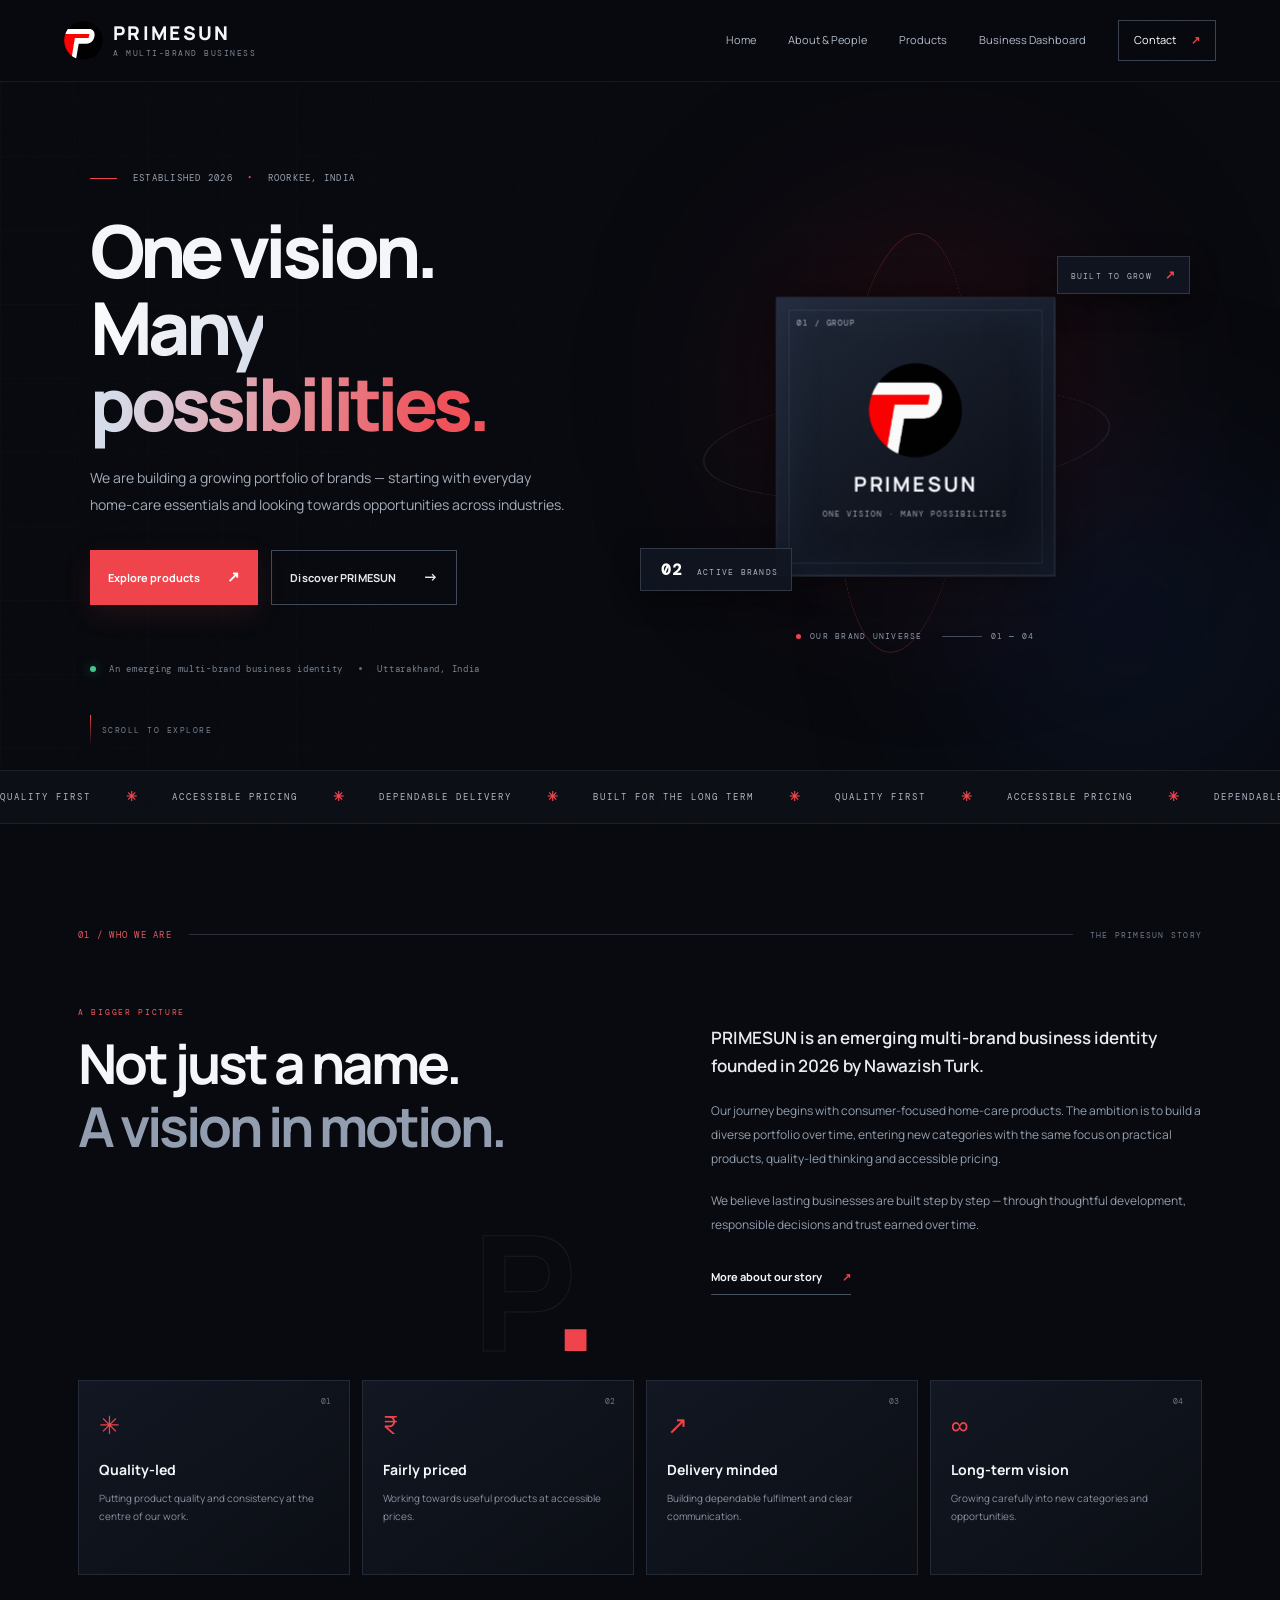
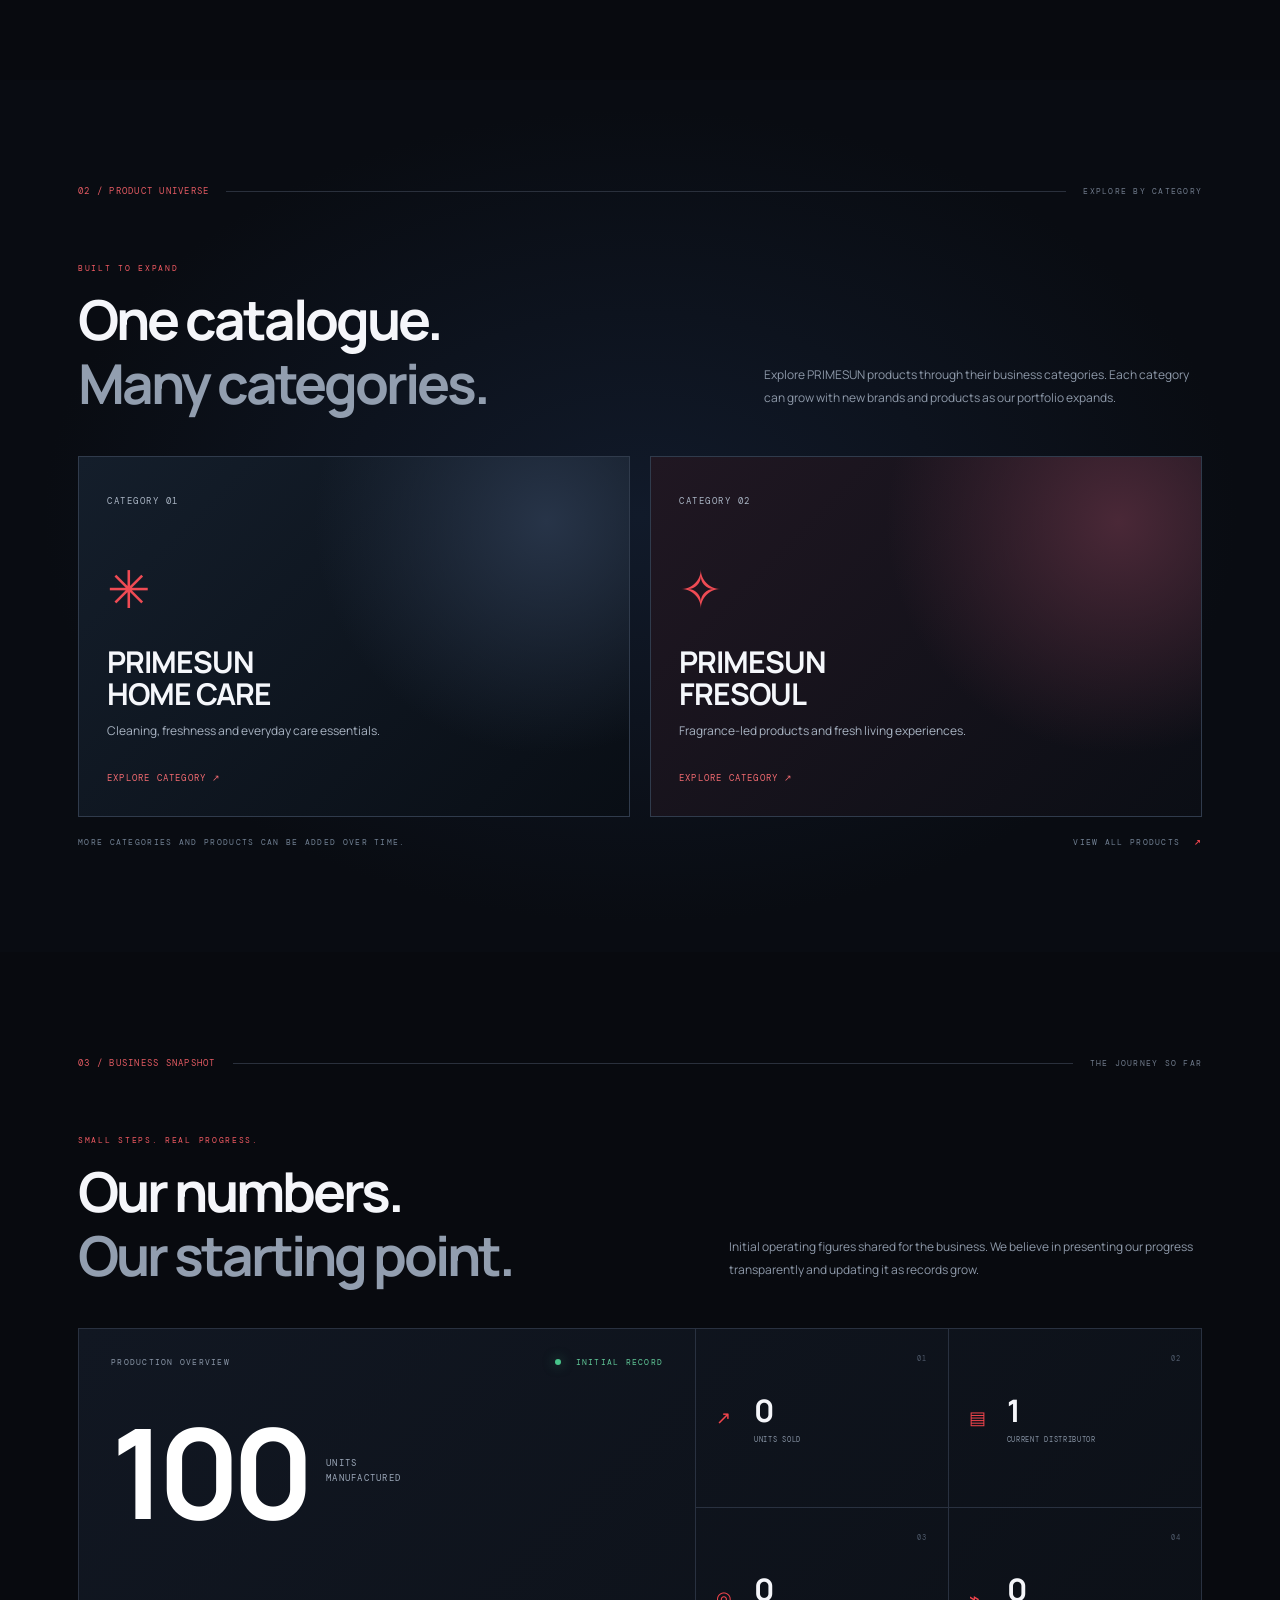
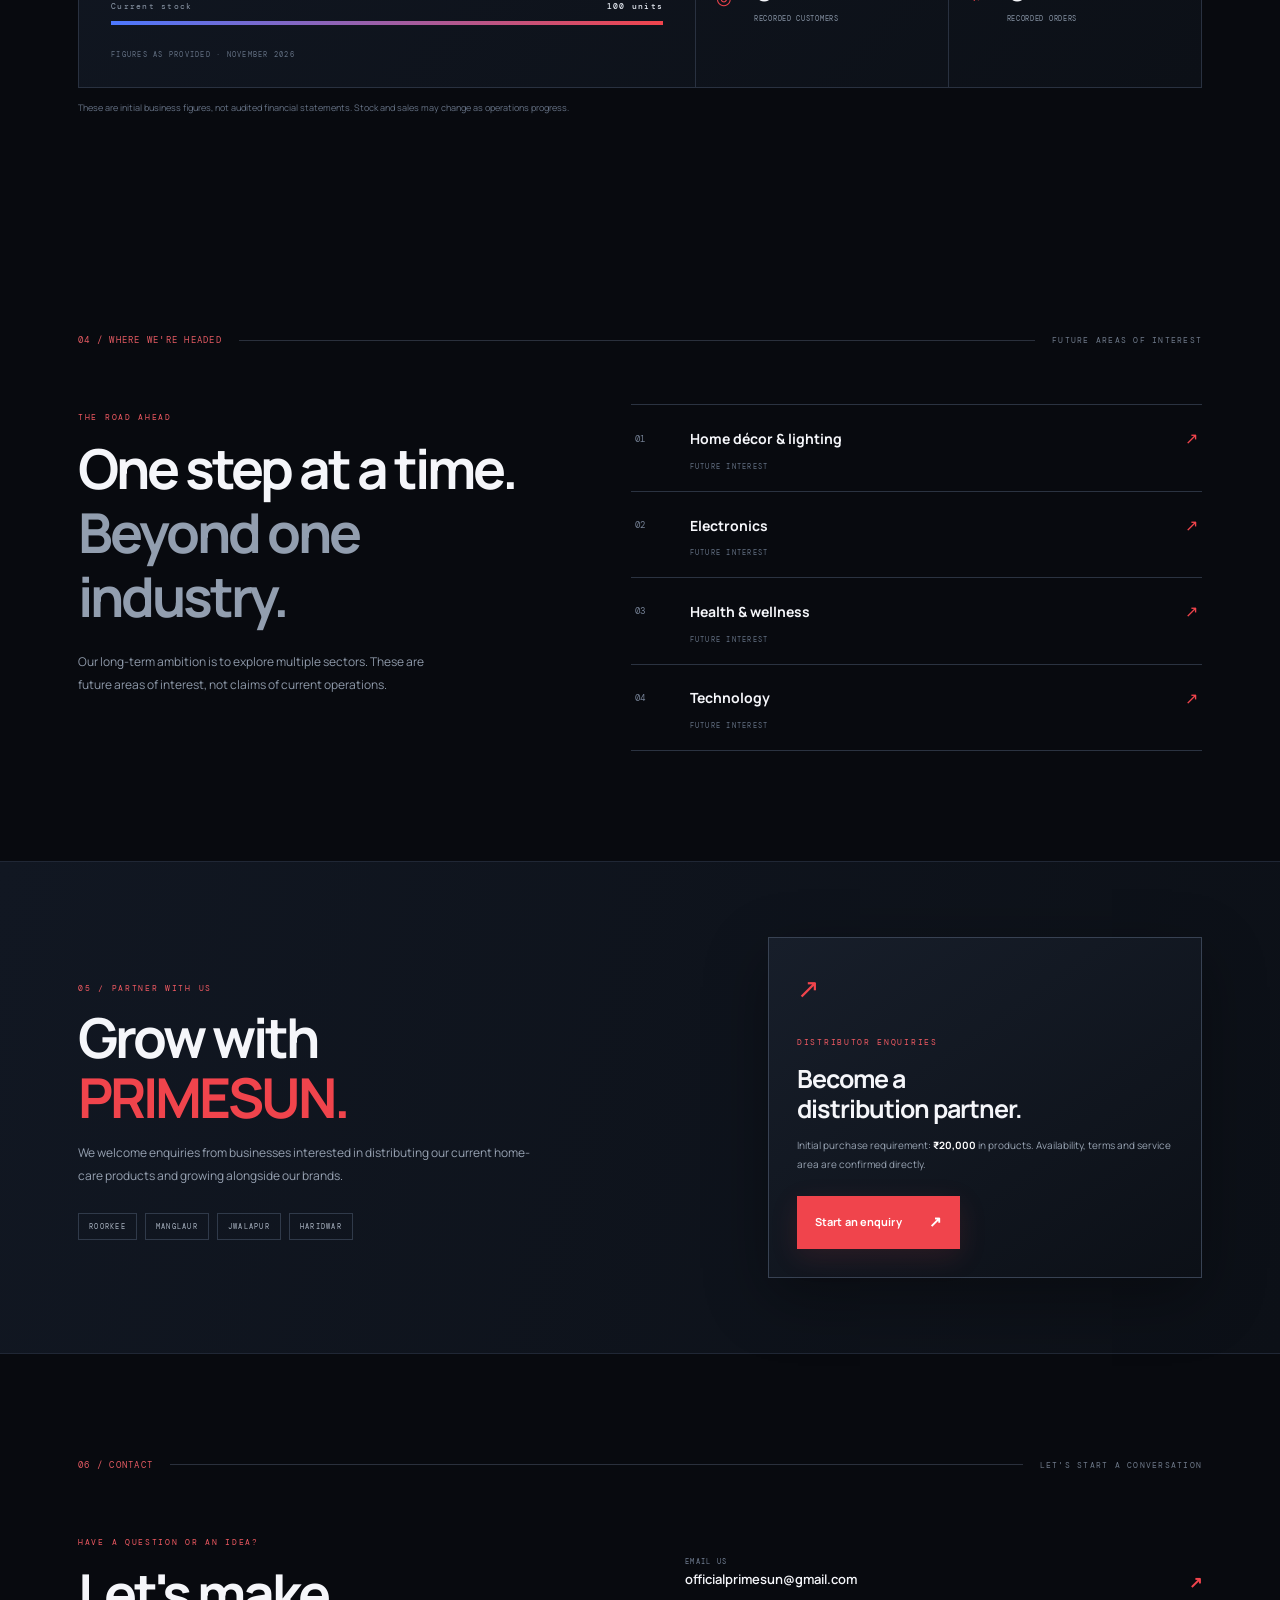
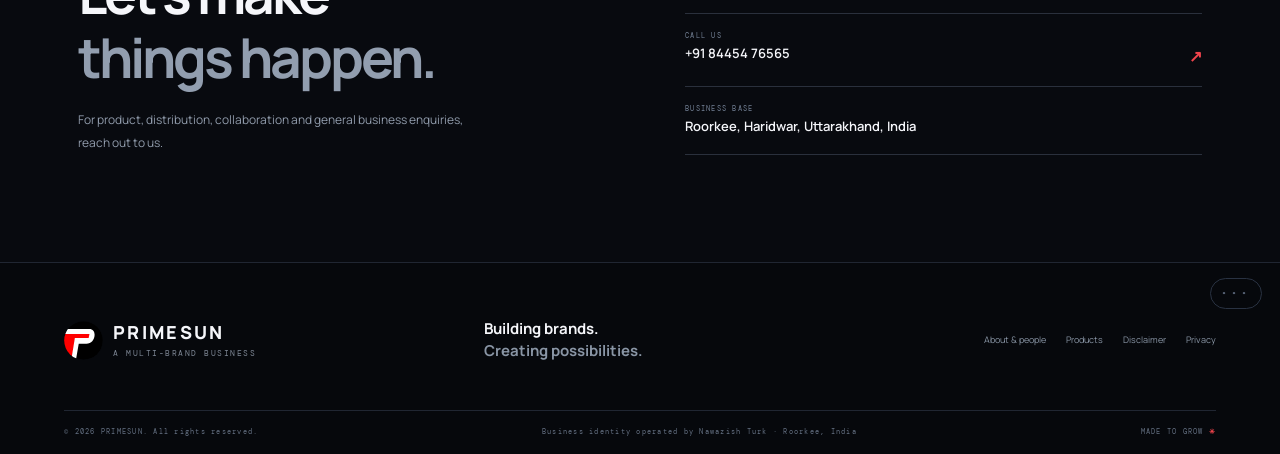
<file: index.html>
<!doctype html>
<html lang="en">
<head>
<meta charset="utf-8"><meta name="viewport" content="width=device-width,initial-scale=1">
<meta name="theme-color" content="#080a0f">
<title>PRIMESUN — A Multi-Brand Business</title>
<meta name="description" content="PRIMESUN is an emerging multi-brand business identity from Roorkee, Uttarakhand, building consumer brands with a focus on quality, accessible pricing and dependable delivery.">
<meta name="robots" content="index,follow">
<meta property="og:type" content="website"><meta property="og:title" content="PRIMESUN — A Multi-Brand Business"><meta property="og:description" content="Building brands. Creating possibilities.">
<link rel="icon" href="assets/logo.svg" type="image/svg+xml"><link rel="stylesheet" href="styles.css">
</head>
<body>
<div class="page-noise" aria-hidden="true"></div>
<header class="header">
  <a class="wordmark" href="index.html" aria-label="PRIMESUN home"><img src="assets/logo.svg" alt=""><span class="wordmark-text">PRIMESUN<small>A MULTI-BRAND BUSINESS</small></span></a>
  <button class="menu-button" aria-label="Toggle navigation" aria-expanded="false"><span></span><span></span></button>
  <nav class="nav"><a href="index.html">Home</a><a href="about.html">About & People</a><a href="products.html">Products</a><a href="index.html#journey">Business Dashboard</a><a href="index.html#contact" class="nav-contact">Contact <b>↗</b></a></nav>
</header>

<main>
<section class="hero">
 <div class="hero-grid"></div><div class="hero-glow hero-glow-red"></div><div class="hero-glow hero-glow-blue"></div>
 <div class="hero-content reveal">
  <div class="eyebrow"><span class="eyebrow-line"></span> ESTABLISHED 2026 <span class="eyebrow-dot">•</span> ROORKEE, INDIA</div>
  <h1>One vision.<br><span class="gradient-word">Many possibilities.</span></h1>
  <p class="hero-description">We are building a growing portfolio of brands — starting with everyday home-care essentials and looking towards opportunities across industries.</p>
  <div class="hero-buttons"><a class="btn btn-red" href="products.html">Explore products <span>↗</span></a><a class="btn btn-outline" href="about.html">Discover PRIMESUN <span>→</span></a></div>
  <div class="hero-bottom-note"><span class="live-dot"></span> An emerging multi-brand business identity <i></i> Uttarakhand, India</div>
 </div>
 <div class="cube-stage" aria-label="Rotating showcase of PRIMESUN and its business categories">
  <div class="cube-orbit orbit-one"></div><div class="cube-orbit orbit-two"></div>
  <div class="cube">
   <div class="cube-face face-front"><span class="cube-index">01 / GROUP</span><img src="assets/primesun-mark.png" alt=""><strong>PRIMESUN</strong><small>ONE VISION · MANY POSSIBILITIES</small></div>
   <div class="cube-face face-right"><span class="cube-index">02 / CATEGORY</span><div class="cube-next-icon">✳</div><strong>HOME CARE</strong><small>EVERYDAY ESSENTIALS</small></div>
   <div class="cube-face face-back"><span class="cube-index">03 / CATEGORY</span><div class="cube-next-icon">✧</div><strong>FRESOUL</strong><small>FRESHNESS & FRAGRANCE</small></div>
   <div class="cube-face face-left"><span class="cube-index">04 / NEXT</span><div class="cube-next-icon">✳</div><strong>WHAT'S NEXT?</strong><small>NEW IDEAS · NEW CATEGORIES</small></div>
  </div>
  <div class="cube-caption"><span class="cube-caption-dot"></span> OUR BRAND UNIVERSE <span class="caption-rule"></span><span>01 — 04</span></div>
  <div class="floating-label label-a">BUILT TO GROW <b>↗</b></div><div class="floating-label label-b"><b>02</b> ACTIVE BRANDS</div>
 </div>
 <a class="scroll-cue" href="#about"><span></span> SCROLL TO EXPLORE</a>
</section>

<section class="ticker" aria-label="Our philosophy"><div class="ticker-track"><span>QUALITY FIRST</span><b>✳</b><span>ACCESSIBLE PRICING</span><b>✳</b><span>DEPENDABLE DELIVERY</span><b>✳</b><span>BUILT FOR THE LONG TERM</span><b>✳</b><span>QUALITY FIRST</span><b>✳</b><span>ACCESSIBLE PRICING</span><b>✳</b><span>DEPENDABLE DELIVERY</span><b>✳</b></div></section>

<section class="section about-section" id="about">
 <div class="section-top"><span class="section-index">01 / WHO WE ARE</span><span class="section-line"></span><span class="section-aside">THE PRIMESUN STORY</span></div>
 <div class="about-layout">
  <div class="about-title reveal"><p class="micro-label">A BIGGER PICTURE</p><h2>Not just a name.<br><span>A vision in motion.</span></h2><div class="outline-number">P<span>.</span></div></div>
  <div class="about-copy reveal"><p class="lead">PRIMESUN is an emerging multi-brand business identity founded in 2026 by Nawazish Turk.</p><p>Our journey begins with consumer-focused home-care products. The ambition is to build a diverse portfolio over time, entering new categories with the same focus on practical products, quality-led thinking and accessible pricing.</p><p>We believe lasting businesses are built step by step — through thoughtful development, responsible decisions and trust earned over time.</p><a class="under-link" href="about.html">More about our story <span>↗</span></a></div>
 </div>
 <div class="values-row">
  <article class="value-card"><span>01</span><div class="value-icon">✳</div><h3>Quality-led</h3><p>Putting product quality and consistency at the centre of our work.</p></article>
  <article class="value-card"><span>02</span><div class="value-icon">₹</div><h3>Fairly priced</h3><p>Working towards useful products at accessible prices.</p></article>
  <article class="value-card"><span>03</span><div class="value-icon">↗</div><h3>Delivery minded</h3><p>Building dependable fulfilment and clear communication.</p></article>
  <article class="value-card"><span>04</span><div class="value-icon">∞</div><h3>Long-term vision</h3><p>Growing carefully into new categories and opportunities.</p></article>
 </div>
</section>

<section class="section brands-section" id="brands">
 <div class="section-top"><span class="section-index">02 / PRODUCT UNIVERSE</span><span class="section-line"></span><span class="section-aside">EXPLORE BY CATEGORY</span></div>
 <div class="brands-heading"><div><p class="micro-label">BUILT TO EXPAND</p><h2>One catalogue.<br><span>Many categories.</span></h2></div><p>Explore PRIMESUN products through their business categories. Each category can grow with new brands and products as our portfolio expands.</p></div>
 <div class="category-preview-grid">
  <a class="category-preview homecare-preview reveal" href="products.html#home-care"><span class="category-kicker">CATEGORY 01</span><div class="category-symbol">✳</div><h3>PRIMESUN<br>HOME CARE</h3><p>Cleaning, freshness and everyday care essentials.</p><span class="category-open">EXPLORE CATEGORY ↗</span></a>
  <a class="category-preview fresoul-preview reveal" href="products.html#fresoul"><span class="category-kicker">CATEGORY 02</span><div class="category-symbol">✧</div><h3>PRIMESUN<br>FRESOUL</h3><p>Fragrance-led products and fresh living experiences.</p><span class="category-open">EXPLORE CATEGORY ↗</span></a>
 </div>
 <div class="brands-foot"><span>MORE CATEGORIES AND PRODUCTS CAN BE ADDED OVER TIME.</span><a href="products.html">VIEW ALL PRODUCTS <b>↗</b></a></div>
</section>

<section class="section snapshot-section" id="journey">
 <div class="section-top"><span class="section-index">03 / BUSINESS SNAPSHOT</span><span class="section-line"></span><span class="section-aside">THE JOURNEY SO FAR</span></div>
 <div class="snapshot-heading"><div><p class="micro-label">SMALL STEPS. REAL PROGRESS.</p><h2>Our numbers.<br><span>Our starting point.</span></h2></div><p>Initial operating figures shared for the business. We believe in presenting our progress transparently and updating it as records grow.</p></div>
 <div class="stats-dashboard">
  <div class="stats-main"><div class="stats-main-top"><span>PRODUCTION OVERVIEW</span><span class="stats-status"><i></i> INITIAL RECORD</span></div><div class="big-stat"><strong data-stat="manufactured">100</strong><span>UNITS<br>MANUFACTURED</span></div><div class="stock-meter"><div><span>Current stock</span><b data-stat="stock-label">100 units</b></div><div class="meter-track"><i style="width:100%"></i></div></div><div class="stats-date">FIGURES AS PROVIDED · NOVEMBER 2026</div></div>
  <div class="stats-side">
   <div class="mini-stat"><span class="mini-icon">↗</span><div><strong data-stat="sold">0</strong><small>UNITS SOLD</small></div><em>01</em></div>
   <div class="mini-stat"><span class="mini-icon">▤</span><div><strong data-stat="distributors">1</strong><small>CURRENT DISTRIBUTOR</small></div><em>02</em></div>
   <div class="mini-stat"><span class="mini-icon">◎</span><div><strong data-stat="customers">0</strong><small>RECORDED CUSTOMERS</small></div><em>03</em></div>
   <div class="mini-stat"><span class="mini-icon">⌁</span><div><strong data-stat="orders">0</strong><small>RECORDED ORDERS</small></div><em>04</em></div>
  </div>
 </div>
 <p class="stats-disclaimer">These are initial business figures, not audited financial statements. Stock and sales may change as operations progress.</p>
</section>

<section class="section future-section">
 <div class="section-top"><span class="section-index">04 / WHERE WE'RE HEADED</span><span class="section-line"></span><span class="section-aside">FUTURE AREAS OF INTEREST</span></div>
 <div class="future-layout"><div><p class="micro-label">THE ROAD AHEAD</p><h2>One step at a time.<br><span>Beyond one industry.</span></h2><p class="future-intro">Our long-term ambition is to explore multiple sectors. These are future areas of interest, not claims of current operations.</p></div>
 <div class="future-list"><div><span>01</span><b>Home décor & lighting</b><i>↗</i><small>FUTURE INTEREST</small></div><div><span>02</span><b>Electronics</b><i>↗</i><small>FUTURE INTEREST</small></div><div><span>03</span><b>Health & wellness</b><i>↗</i><small>FUTURE INTEREST</small></div><div><span>04</span><b>Technology</b><i>↗</i><small>FUTURE INTEREST</small></div></div></div>
</section>

<section class="distribution-section">
 <div class="distribution-inner"><div class="distribution-copy"><p class="micro-label">05 / PARTNER WITH US</p><h2>Grow with<br><span>PRIMESUN.</span></h2><p>We welcome enquiries from businesses interested in distributing our current home-care products and growing alongside our brands.</p><div class="locations"><span>ROORKEE</span><span>MANGLAUR</span><span>JWALAPUR</span><span>HARIDWAR</span></div></div>
 <div class="partner-card"><div class="partner-card-mark">↗</div><span class="micro-label">DISTRIBUTOR ENQUIRIES</span><h3>Become a<br>distribution partner.</h3><p>Initial purchase requirement: <strong>₹20,000</strong> in products. Availability, terms and service area are confirmed directly.</p><a class="btn btn-red" href="mailto:officialprimesun@gmail.com?subject=PRIMESUN%20Distribution%20Enquiry">Start an enquiry <span>↗</span></a></div></div>
</section>

<section class="section contact-section" id="contact">
 <div class="section-top"><span class="section-index">06 / CONTACT</span><span class="section-line"></span><span class="section-aside">LET'S START A CONVERSATION</span></div>
 <div class="contact-layout"><div><p class="micro-label">HAVE A QUESTION OR AN IDEA?</p><h2>Let's make<br><span>things happen.</span></h2><p class="contact-intro">For product, distribution, collaboration and general business enquiries, reach out to us.</p></div><div class="contact-links"><a href="mailto:officialprimesun@gmail.com"><small>EMAIL US</small><strong>officialprimesun@gmail.com</strong><b>↗</b></a><a href="tel:+918445476565"><small>CALL US</small><strong>+91 84454 76565</strong><b>↗</b></a><div><small>BUSINESS BASE</small><strong>Roorkee, Haridwar, Uttarakhand, India</strong></div></div></div>
</section>
</main>

<footer class="footer"><div class="footer-top"><a class="wordmark footer-wordmark" href="index.html"><img src="assets/logo.svg" alt=""><span class="wordmark-text">PRIMESUN<small>A MULTI-BRAND BUSINESS</small></span></a><p>Building brands.<br><span>Creating possibilities.</span></p><div class="footer-nav"><a href="about.html">About & people</a><a href="products.html">Products</a><a href="disclaimer.html">Disclaimer</a><a href="privacy.html">Privacy</a></div></div><div class="footer-bottom"><span>© <span id="year">2026</span> PRIMESUN. All rights reserved.</span><span>Business identity operated by Nawazish Turk · Roorkee, India</span><span>MADE TO GROW <b>✳</b></span></div><a class="admin-access" href="admin.html" aria-label="Open local business data editor">•••</a></footer>
<script src="script.js"></script>
</body></html>
</file>
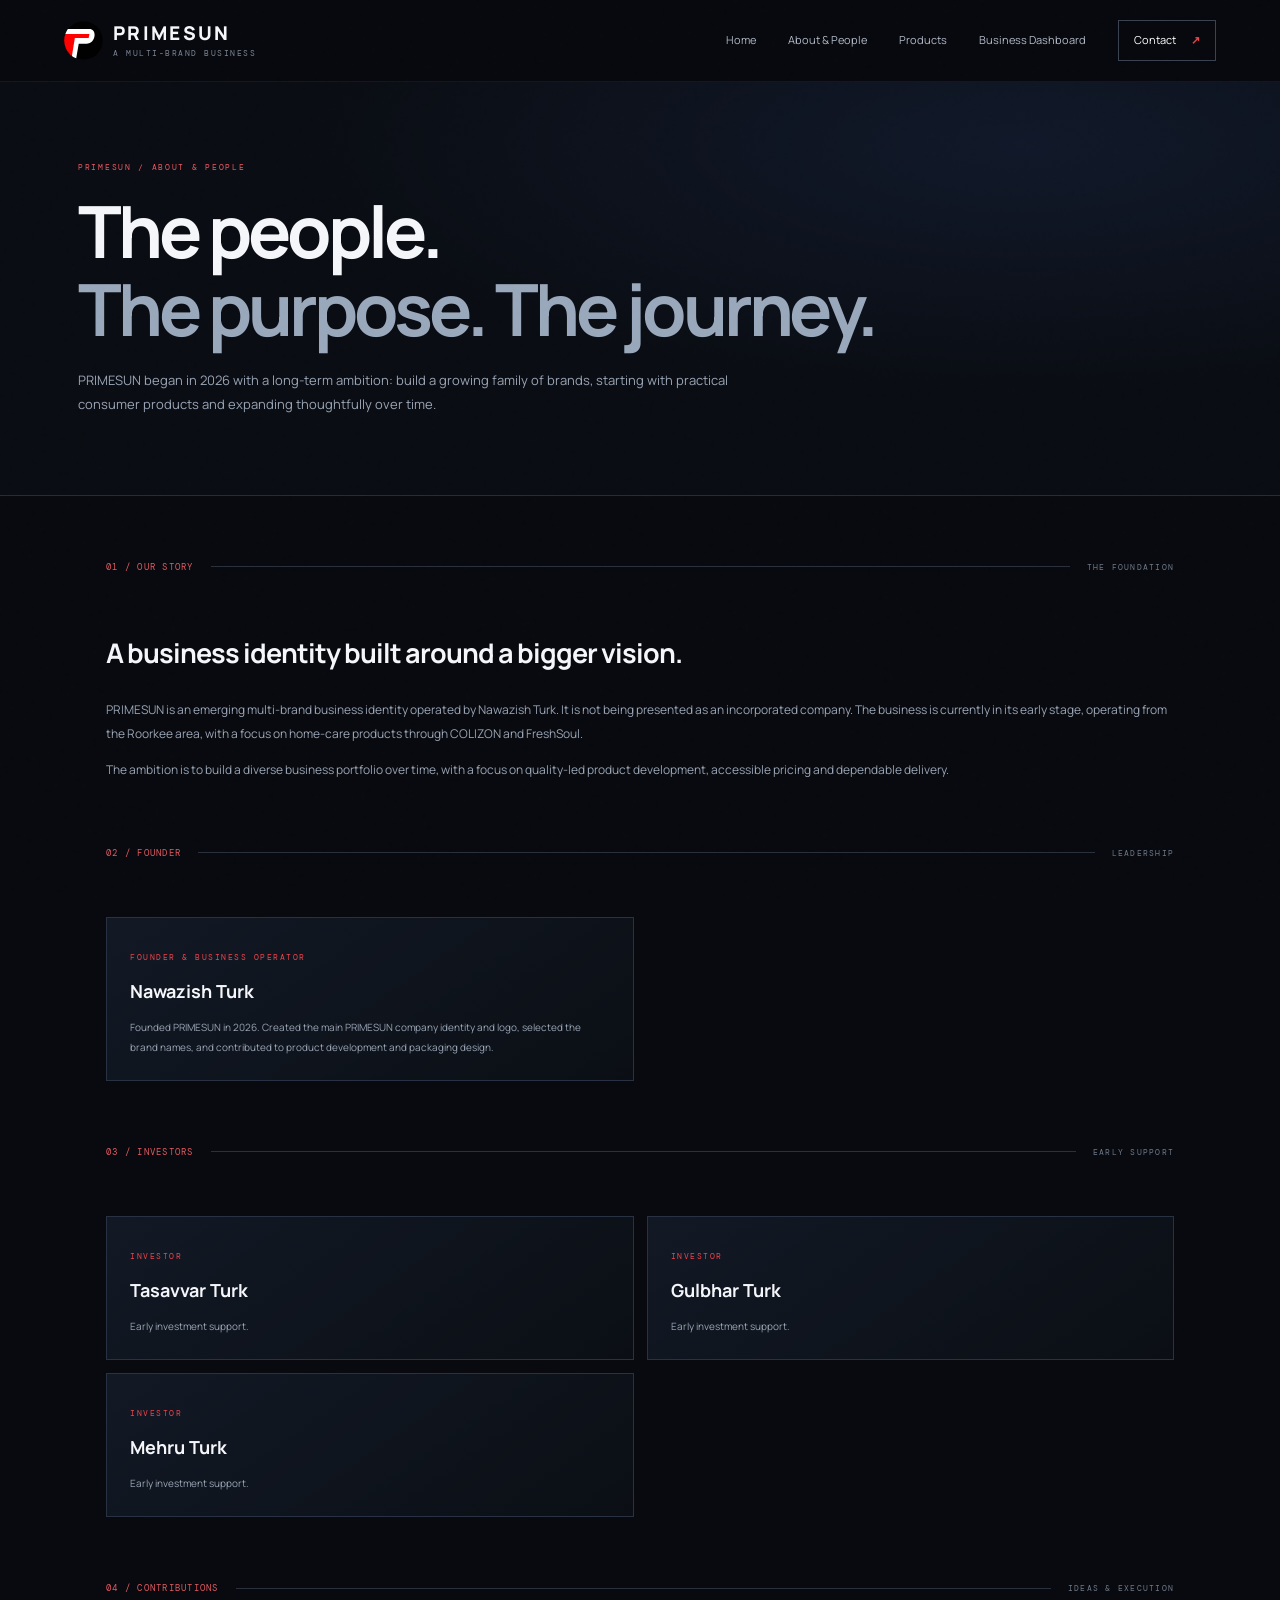
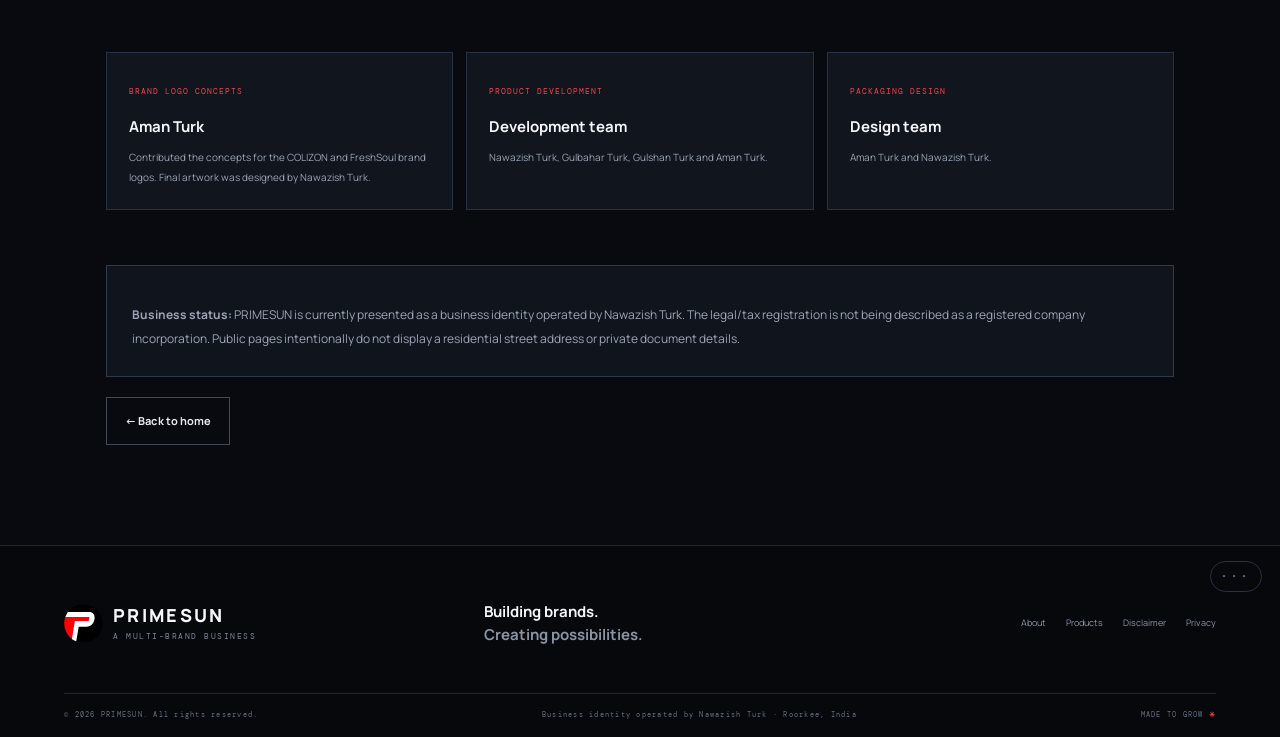
<file: about.html>
<!doctype html><html lang="en"><head><meta charset="utf-8"><meta name="viewport" content="width=device-width,initial-scale=1"><meta name="theme-color" content="#080a0f"><title>About & People | PRIMESUN</title><meta name="description" content="Learn about PRIMESUN, its founder, contributors and investors."><link rel="stylesheet" href="styles.css"></head><body><div class="page-noise"></div><header class="header"><a class="wordmark" href="index.html"><img src="assets/logo.svg" alt=""><span class="wordmark-text">PRIMESUN<small>A MULTI-BRAND BUSINESS</small></span></a><button class="menu-button" aria-label="Toggle navigation" aria-expanded="false"><span></span><span></span></button><nav class="nav"><a href="index.html">Home</a><a href="about.html">About & People</a><a href="products.html">Products</a><a href="index.html#journey">Business Dashboard</a><a href="index.html#contact" class="nav-contact">Contact <b>↗</b></a></nav></header>
<main><section class="subpage-hero"><div class="micro-label">PRIMESUN / ABOUT & PEOPLE</div><h1>The people.<br><span>The purpose. The journey.</span></h1><p>PRIMESUN began in 2026 with a long-term ambition: build a growing family of brands, starting with practical consumer products and expanding thoughtfully over time.</p></section>
<section class="subpage-content"><div class="section-top"><span class="section-index">01 / OUR STORY</span><span class="section-line"></span><span class="section-aside">THE FOUNDATION</span></div><h2>A business identity built around a bigger vision.</h2><p>PRIMESUN is an emerging multi-brand business identity operated by Nawazish Turk. It is not being presented as an incorporated company. The business is currently in its early stage, operating from the Roorkee area, with a focus on home-care products through COLIZON and FreshSoul.</p><p>The ambition is to build a diverse business portfolio over time, with a focus on quality-led product development, accessible pricing and dependable delivery.</p>
<div class="section-top" style="margin-top:65px"><span class="section-index">02 / FOUNDER</span><span class="section-line"></span><span class="section-aside">LEADERSHIP</span></div><div class="member-grid"><article class="member-card"><span class="role">FOUNDER & BUSINESS OPERATOR</span><h3>Nawazish Turk</h3><p>Founded PRIMESUN in 2026. Created the main PRIMESUN company identity and logo, selected the brand names, and contributed to product development and packaging design.</p></article></div>
<div class="section-top" style="margin-top:65px"><span class="section-index">03 / INVESTORS</span><span class="section-line"></span><span class="section-aside">EARLY SUPPORT</span></div><div class="member-grid"><article class="member-card"><span class="role">INVESTOR</span><h3>Tasavvar Turk</h3><p>Early investment support.</p></article><article class="member-card"><span class="role">INVESTOR</span><h3>Gulbhar Turk</h3><p>Early investment support.</p></article><article class="member-card"><span class="role">INVESTOR</span><h3>Mehru Turk</h3><p>Early investment support.</p></article></div>
<div class="section-top" style="margin-top:65px"><span class="section-index">04 / CONTRIBUTIONS</span><span class="section-line"></span><span class="section-aside">IDEAS & EXECUTION</span></div><div class="subpage-grid"><article class="subpage-card"><small>BRAND LOGO CONCEPTS</small><h3>Aman Turk</h3><p>Contributed the concepts for the COLIZON and FreshSoul brand logos. Final artwork was designed by Nawazish Turk.</p></article><article class="subpage-card"><small>PRODUCT DEVELOPMENT</small><h3>Development team</h3><p>Nawazish Turk, Gulbahar Turk, Gulshan Turk and Aman Turk.</p></article><article class="subpage-card"><small>PACKAGING DESIGN</small><h3>Design team</h3><p>Aman Turk and Nawazish Turk.</p></article></div>
<div class="policy-box"><p><strong>Business status:</strong> PRIMESUN is currently presented as a business identity operated by Nawazish Turk. The legal/tax registration is not being described as a registered company incorporation. Public pages intentionally do not display a residential street address or private document details.</p></div><a class="btn btn-outline" href="index.html">← Back to home</a></section></main><footer class="footer"><div class="footer-top"><a class="wordmark footer-wordmark" href="index.html"><img src="assets/logo.svg" alt=""><span class="wordmark-text">PRIMESUN<small>A MULTI-BRAND BUSINESS</small></span></a><p>Building brands.<br><span>Creating possibilities.</span></p><div class="footer-nav"><a href="index.html#about">About</a><a href="products.html">Products</a><a href="disclaimer.html">Disclaimer</a><a href="privacy.html">Privacy</a></div></div><div class="footer-bottom"><span>© 2026 PRIMESUN. All rights reserved.</span><span>Business identity operated by Nawazish Turk · Roorkee, India</span><span>MADE TO GROW <b>✳</b></span></div><a class="admin-access" href="admin.html" aria-label="Open local business data editor" title="Management access">•••</a></footer><script src="script.js"></script></body></html>
</file>
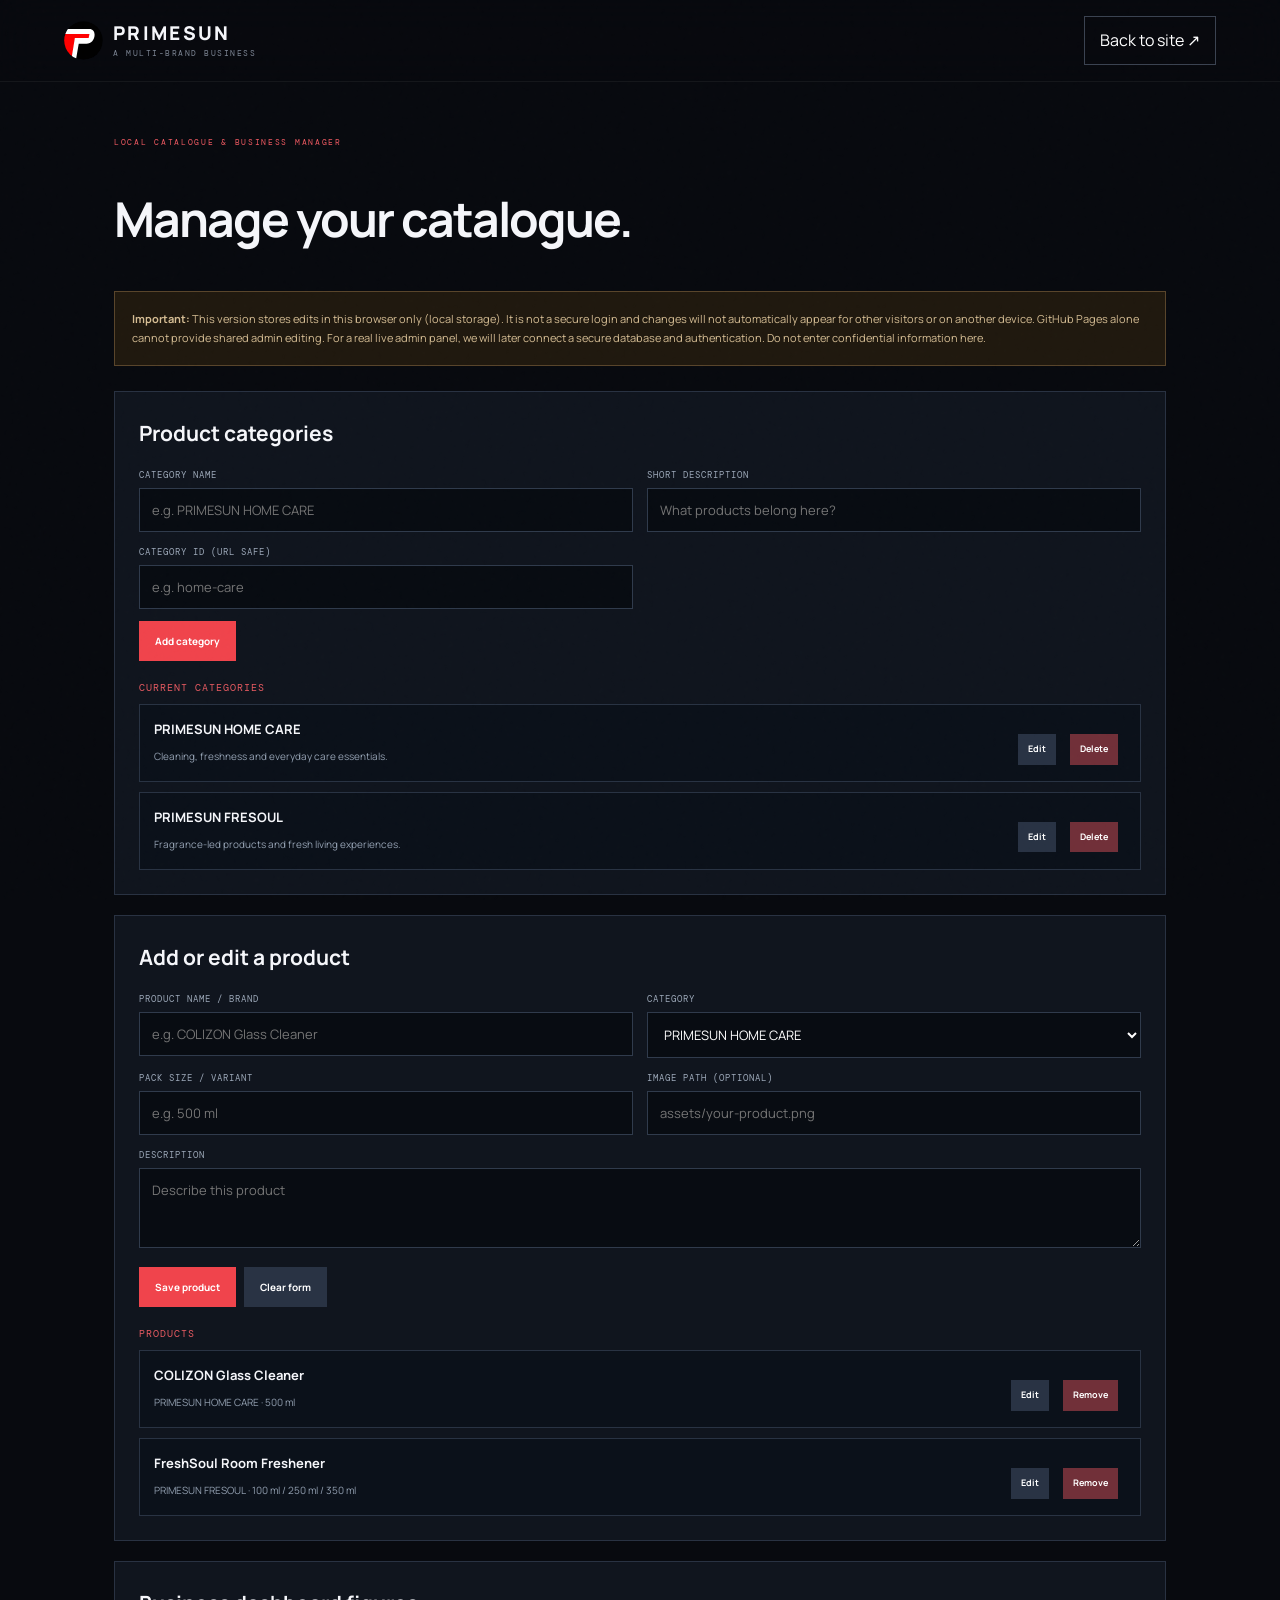
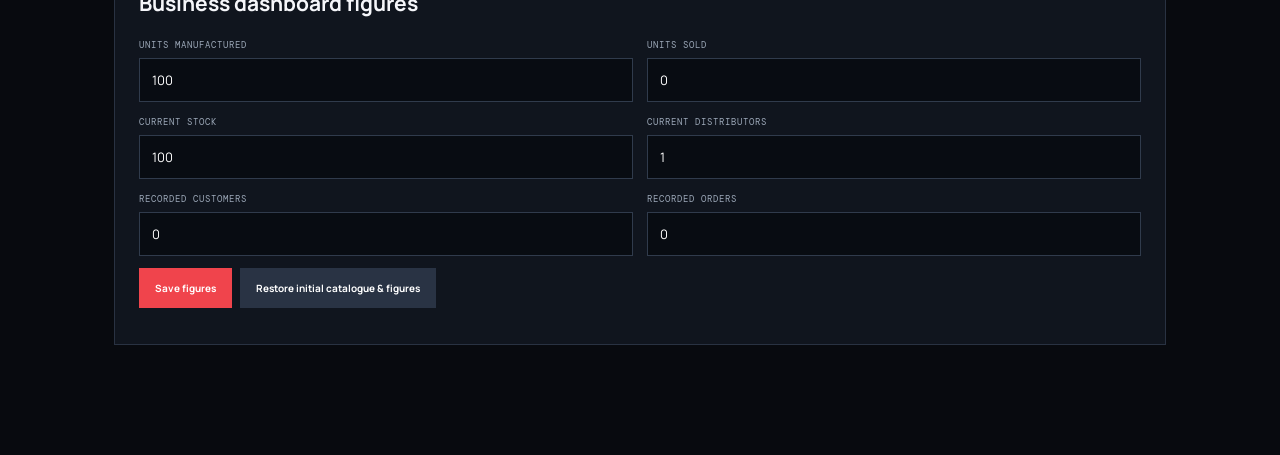
<file: admin.html>
<!doctype html><html lang="en"><head><meta charset="utf-8"><meta name="viewport" content="width=device-width,initial-scale=1"><meta name="theme-color" content="#080a0f"><title>PRIMESUN | Catalogue Manager</title><link rel="stylesheet" href="styles.css"><style>
.admin-wrap{max-width:1100px;margin:auto;padding:55px 24px 90px}.admin-wrap h1{font-size:clamp(32px,5vw,48px);letter-spacing:-2px}.admin-note{border:1px solid #59452b;background:#20190f;padding:17px;color:#d5bd94;font-size:11px;line-height:1.8;margin:25px 0}.admin-panel{border:1px solid #293242;background:#10151e;padding:24px;margin:20px 0}.admin-panel h2{font-size:21px;margin:0 0 18px}.admin-fields{display:grid;grid-template-columns:repeat(2,minmax(0,1fr));gap:14px}.admin-field label{display:block;font:9px 'DM Mono';letter-spacing:1px;color:#9ca8b8;margin-bottom:7px}.admin-field input,.admin-field textarea,.admin-field select{width:100%;padding:12px;background:#080c12;border:1px solid #303b4c;color:white;font:13px Manrope}.admin-field textarea{min-height:80px;resize:vertical}.admin-btn{border:0;padding:12px 16px;background:#f0444c;color:white;font-weight:700;font-size:10px;cursor:pointer;margin:12px 8px 0 0}.admin-btn.alt{background:#293344}.admin-btn.danger{background:#713039}.admin-message{font-size:11px;color:#64c99a;margin-top:12px}.admin-list{display:grid;gap:10px}.admin-item{display:flex;align-items:center;justify-content:space-between;gap:14px;padding:14px;background:#0b111a;border:1px solid #293343}.admin-item strong{display:block;font-size:13px}.admin-item small{color:#94a1b2;font-size:10px}.admin-actions{display:flex;gap:6px;flex-wrap:wrap}.admin-actions button{padding:8px 10px;font-size:9px}.admin-subtitle{font:10px 'DM Mono';color:#e65a61;letter-spacing:1px;margin:20px 0 10px}.admin-hidden{display:none!important}
@media(max-width:600px){.admin-fields{grid-template-columns:1fr}.admin-panel{padding:17px}.admin-item{align-items:flex-start;flex-direction:column}}
</style></head><body><div class="page-noise"></div><header class="header"><a class="wordmark" href="index.html"><img src="assets/logo.svg" alt=""><span class="wordmark-text">PRIMESUN<small>A MULTI-BRAND BUSINESS</small></span></a><a class="nav-contact" href="index.html">Back to site ↗</a></header>
<main class="admin-wrap"><div class="micro-label">LOCAL CATALOGUE & BUSINESS MANAGER</div><h1>Manage your catalogue.</h1>
<div class="admin-note"><strong>Important:</strong> This version stores edits in this browser only (local storage). It is not a secure login and changes will not automatically appear for other visitors or on another device. GitHub Pages alone cannot provide shared admin editing. For a real live admin panel, we will later connect a secure database and authentication. Do not enter confidential information here.</div>
<section class="admin-panel"><h2>Product categories</h2><div class="admin-fields"><div class="admin-field"><label>CATEGORY NAME</label><input id="catName" placeholder="e.g. PRIMESUN HOME CARE"></div><div class="admin-field"><label>SHORT DESCRIPTION</label><input id="catDescription" placeholder="What products belong here?"></div><div class="admin-field"><label>CATEGORY ID (URL SAFE)</label><input id="catId" placeholder="e.g. home-care"></div></div><button class="admin-btn" id="addCategory">Add category</button><div class="admin-subtitle">CURRENT CATEGORIES</div><div class="admin-list" id="categoryList"></div></section>
<section class="admin-panel"><h2>Add or edit a product</h2><input type="hidden" id="productId"><div class="admin-fields"><div class="admin-field"><label>PRODUCT NAME / BRAND</label><input id="prodName" placeholder="e.g. COLIZON Glass Cleaner"></div><div class="admin-field"><label>CATEGORY</label><select id="prodCategory"></select></div><div class="admin-field"><label>PACK SIZE / VARIANT</label><input id="prodSize" placeholder="e.g. 500 ml"></div><div class="admin-field"><label>IMAGE PATH (OPTIONAL)</label><input id="prodImage" placeholder="assets/your-product.png"></div><div class="admin-field" style="grid-column:1/-1"><label>DESCRIPTION</label><textarea id="prodDescription" placeholder="Describe this product"></textarea></div></div><button class="admin-btn" id="saveProduct">Save product</button><button class="admin-btn alt" id="clearProduct">Clear form</button><div class="admin-subtitle">PRODUCTS</div><div class="admin-list" id="productList"></div></section>
<section class="admin-panel"><h2>Business dashboard figures</h2><div class="admin-fields" id="statsFields"></div><button class="admin-btn" id="saveStats">Save figures</button><button class="admin-btn alt" id="resetAll">Restore initial catalogue & figures</button><div class="admin-message" id="adminMessage" role="status"></div></section>
</main><script>
(function(){
const defaults={categories:[
{id:'home-care',name:'PRIMESUN HOME CARE',description:'Cleaning, freshness and everyday care essentials.'},
{id:'fresoul',name:'PRIMESUN FRESOUL',description:'Fragrance-led products and fresh living experiences.'}],
products:[
{id:'colizon-glass-cleaner',name:'COLIZON Glass Cleaner',categoryId:'home-care',size:'500 ml',description:'Glass cleaner from the COLIZON range.',image:'assets/colizon-glass-cleaner-500ml.png'},
{id:'freshsoul-room-freshener',name:'FreshSoul Room Freshener',categoryId:'fresoul',size:'100 ml / 250 ml / 350 ml',description:'Room freshener from the FreshSoul range.',image:'assets/freshsoul-rose-250ml.png'}],
stats:{manufactured:100,sold:0,stock:100,distributors:1,customers:0,orders:0}};
let data;try{data=JSON.parse(localStorage.getItem('primesun_catalogue')||'null')}catch(e){}if(!data||!Array.isArray(data.categories)||!Array.isArray(data.products))data=JSON.parse(JSON.stringify(defaults));
const $=id=>document.getElementById(id),msg=$('adminMessage');
const save=()=>localStorage.setItem('primesun_catalogue',JSON.stringify(data));
const safeId=s=>s.toLowerCase().trim().replace(/[^a-z0-9]+/g,'-').replace(/^-|-$/g,'');
function render(){
 $('categoryList').innerHTML='';$('prodCategory').innerHTML='';
 data.categories.forEach(c=>{let op=document.createElement('option');op.value=c.id;op.textContent=c.name;$('prodCategory').append(op);
 let row=document.createElement('div');row.className='admin-item';let info=document.createElement('div');let strong=document.createElement('strong');strong.textContent=c.name;let small=document.createElement('small');small.textContent=c.description||'';info.append(strong,small);let actions=document.createElement('div');actions.className='admin-actions';
 let edit=document.createElement('button');edit.className='admin-btn alt';edit.textContent='Edit';edit.onclick=()=>{$('catId').value=c.id;$('catName').value=c.name;$('catDescription').value=c.description||'';$('addCategory').textContent='Update category';$('addCategory').dataset.edit=c.id};
 let del=document.createElement('button');del.className='admin-btn danger';del.textContent='Delete';del.onclick=()=>{if(data.products.some(p=>p.categoryId===c.id)){alert('Is category mein products hain. Pehle un products ko doosri category mein move ya delete karo.');return}if(confirm('Delete this category?')){data.categories=data.categories.filter(x=>x.id!==c.id);save();render()}};
 actions.append(edit,del);row.append(info,actions);$('categoryList').append(row)});
 $('productList').innerHTML='';data.products.forEach(p=>{let row=document.createElement('div');row.className='admin-item';let info=document.createElement('div');let strong=document.createElement('strong');strong.textContent=p.name;let small=document.createElement('small');small.textContent=(data.categories.find(c=>c.id===p.categoryId)?.name||'Uncategorised')+' · '+(p.size||'');info.append(strong,small);let actions=document.createElement('div');actions.className='admin-actions';let edit=document.createElement('button');edit.className='admin-btn alt';edit.textContent='Edit';edit.onclick=()=>{ $('productId').value=p.id;$('prodName').value=p.name;$('prodCategory').value=p.categoryId;$('prodSize').value=p.size||'';$('prodImage').value=p.image||'';$('prodDescription').value=p.description||'';$('saveProduct').textContent='Update product';window.scrollTo({top:$('prodName').getBoundingClientRect().top+scrollY-120,behavior:'smooth'})};let del=document.createElement('button');del.className='admin-btn danger';del.textContent='Remove';del.onclick=()=>{if(confirm('Remove this product?')){data.products=data.products.filter(x=>x.id!==p.id);save();render()}};actions.append(edit,del);row.append(info,actions);$('productList').append(row)});
 $('statsFields').innerHTML='';const labels={manufactured:'Units manufactured',sold:'Units sold',stock:'Current stock',distributors:'Current distributors',customers:'Recorded customers',orders:'Recorded orders'};Object.entries(labels).forEach(([k,label])=>{let wrap=document.createElement('div');wrap.className='admin-field';let l=document.createElement('label');l.textContent=label.toUpperCase();let input=document.createElement('input');input.type='number';input.min='0';input.step='1';input.id='stat-'+k;input.value=data.stats?.[k]??defaults.stats[k];wrap.append(l,input);$('statsFields').append(wrap)});
}
$('addCategory').onclick=()=>{let name=$('catName').value.trim(),description=$('catDescription').value.trim(),id=safeId($('catId').value||name);if(!name||!id){msg.textContent='Category name and ID are required.';return}let existing=data.categories.find(c=>c.id===id);if($('addCategory').dataset.edit){let old=$('addCategory').dataset.edit;let c=data.categories.find(x=>x.id===old);if(c){c.name=name;c.description=description;if(id!==old&&!existing){c.id=id;data.products.forEach(p=>{if(p.categoryId===old)p.categoryId=id})}}delete $('addCategory').dataset.edit;$('addCategory').textContent='Add category'}else{if(existing){msg.textContent='This category ID already exists.';return}data.categories.push({id,name,description})}$('catName').value='';$('catDescription').value='';$('catId').value='';save();render();msg.textContent='Category saved in this browser.'};
function clearProduct(){$('productId').value='';$('prodName').value='';$('prodSize').value='';$('prodImage').value='';$('prodDescription').value='';$('saveProduct').textContent='Save product'}
$('clearProduct').onclick=clearProduct;
$('saveProduct').onclick=()=>{let name=$('prodName').value.trim(),categoryId=$('prodCategory').value;if(!name||!categoryId){msg.textContent='Product name and category are required.';return}let id=$('productId').value||safeId(name)+'-'+Date.now();let item={id,name,categoryId,size:$('prodSize').value.trim(),image:$('prodImage').value.trim(),description:$('prodDescription').value.trim()};let i=data.products.findIndex(p=>p.id===id);if(i>=0)data.products[i]=item;else data.products.push(item);save();clearProduct();render();msg.textContent='Product saved in this browser.'};
$('saveStats').onclick=()=>{let stats={};for(let k of Object.keys(defaults.stats)){let n=Number($('stat-'+k).value);if(!Number.isSafeInteger(n)||n<0){msg.textContent='Figures must be non-negative whole numbers.';return}stats[k]=n}data.stats=stats;localStorage.setItem('primesun_catalogue',JSON.stringify(data));localStorage.setItem('primesun_public_stats',JSON.stringify(stats));msg.textContent='Figures saved locally.'};
$('resetAll').onclick=()=>{if(confirm('Restore the original categories, products and figures?')){data=JSON.parse(JSON.stringify(defaults));save();localStorage.removeItem('primesun_public_stats');render();msg.textContent='Initial catalogue restored.'}};
render();
})();
</script></body></html>
</file>
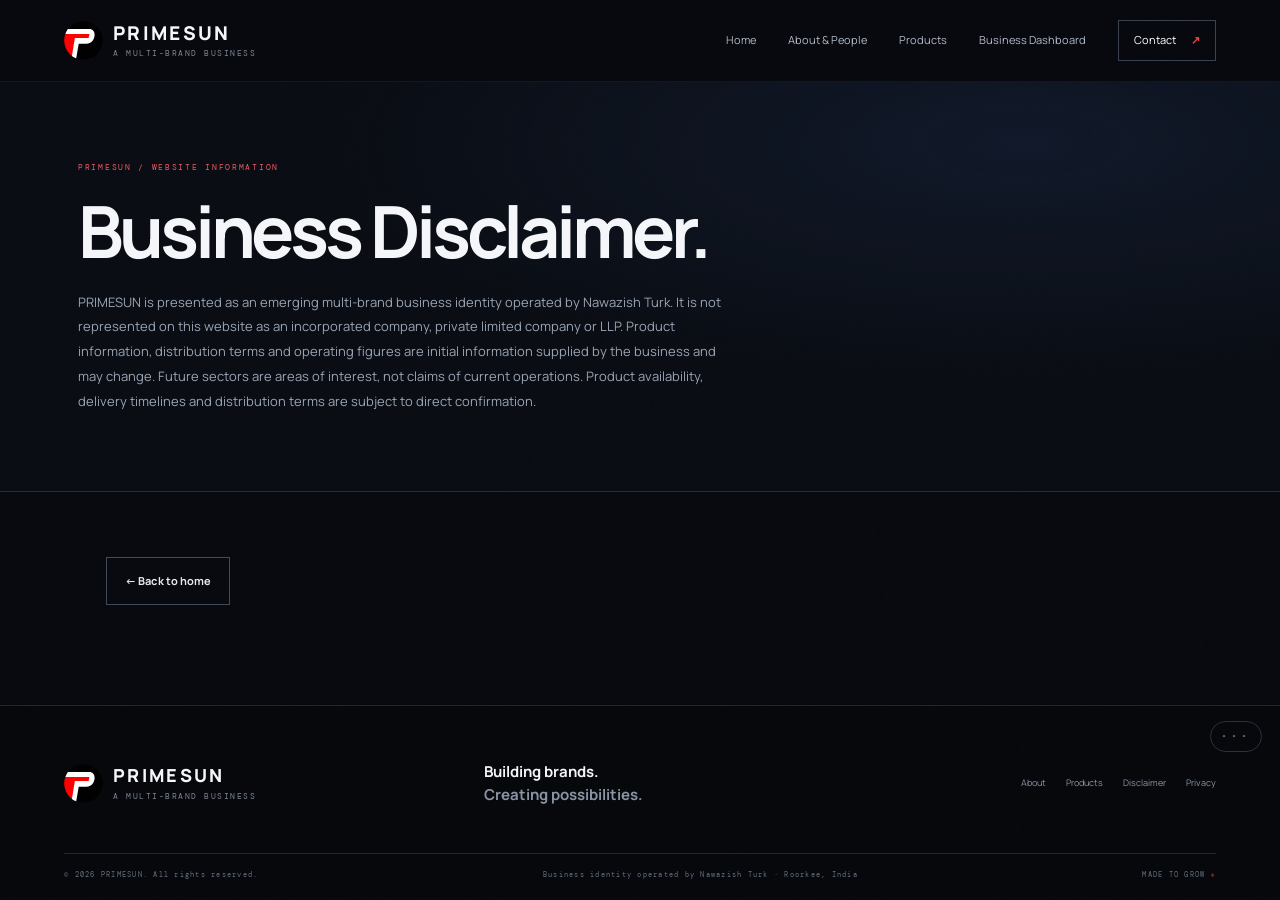
<file: disclaimer.html>
<!doctype html><html lang="en"><head><meta charset="utf-8"><meta name="viewport" content="width=device-width,initial-scale=1"><meta name="theme-color" content="#080a0f"><title>Business Disclaimer | PRIMESUN</title><link rel="stylesheet" href="styles.css"></head><body><div class="page-noise"></div><header class="header"><a class="wordmark" href="index.html"><img src="assets/logo.svg" alt=""><span class="wordmark-text">PRIMESUN<small>A MULTI-BRAND BUSINESS</small></span></a><button class="menu-button" aria-label="Toggle navigation" aria-expanded="false"><span></span><span></span></button><nav class="nav"><a href="index.html">Home</a><a href="about.html">About & People</a><a href="products.html">Products</a><a href="index.html#journey">Business Dashboard</a><a href="index.html#contact" class="nav-contact">Contact <b>↗</b></a></nav></header><main><section class="subpage-hero"><div class="micro-label">PRIMESUN / WEBSITE INFORMATION</div><h1>Business Disclaimer.</h1><p>PRIMESUN is presented as an emerging multi-brand business identity operated by Nawazish Turk. It is not represented on this website as an incorporated company, private limited company or LLP. Product information, distribution terms and operating figures are initial information supplied by the business and may change. Future sectors are areas of interest, not claims of current operations. Product availability, delivery timelines and distribution terms are subject to direct confirmation.</p></section><section class="subpage-content"><a class="btn btn-outline" href="index.html">← Back to home</a></section></main><footer class="footer"><div class="footer-top"><a class="wordmark footer-wordmark" href="index.html"><img src="assets/logo.svg" alt=""><span class="wordmark-text">PRIMESUN<small>A MULTI-BRAND BUSINESS</small></span></a><p>Building brands.<br><span>Creating possibilities.</span></p><div class="footer-nav"><a href="index.html#about">About</a><a href="products.html">Products</a><a href="disclaimer.html">Disclaimer</a><a href="privacy.html">Privacy</a></div></div><div class="footer-bottom"><span>© 2026 PRIMESUN. All rights reserved.</span><span>Business identity operated by Nawazish Turk · Roorkee, India</span><span>MADE TO GROW <b>✳</b></span></div><a class="admin-access" href="admin.html" aria-label="Open local business data editor" title="Management access">•••</a></footer><script src="script.js"></script></body></html>
</file>
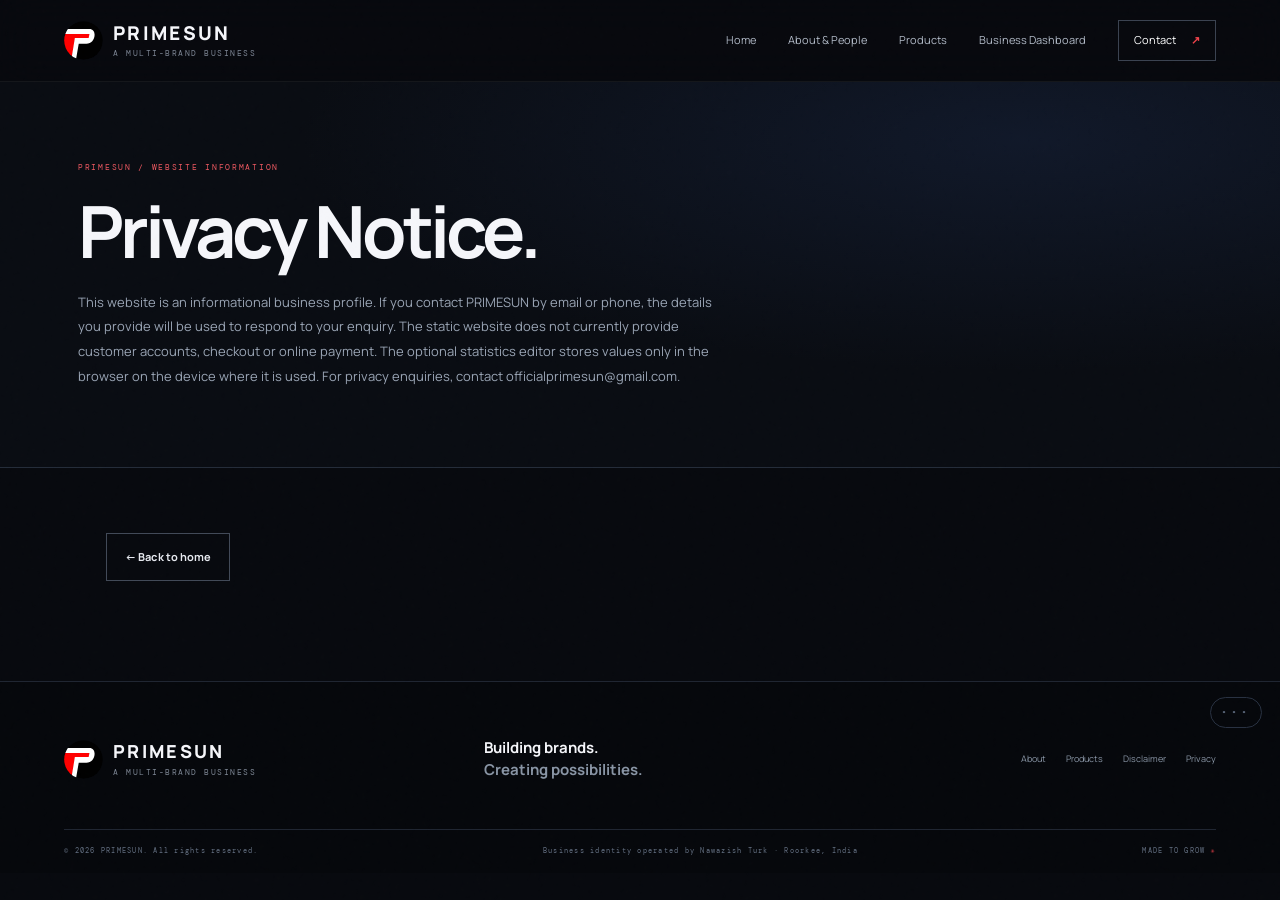
<file: privacy.html>
<!doctype html><html lang="en"><head><meta charset="utf-8"><meta name="viewport" content="width=device-width,initial-scale=1"><meta name="theme-color" content="#080a0f"><title>Privacy Notice | PRIMESUN</title><link rel="stylesheet" href="styles.css"></head><body><div class="page-noise"></div><header class="header"><a class="wordmark" href="index.html"><img src="assets/logo.svg" alt=""><span class="wordmark-text">PRIMESUN<small>A MULTI-BRAND BUSINESS</small></span></a><button class="menu-button" aria-label="Toggle navigation" aria-expanded="false"><span></span><span></span></button><nav class="nav"><a href="index.html">Home</a><a href="about.html">About & People</a><a href="products.html">Products</a><a href="index.html#journey">Business Dashboard</a><a href="index.html#contact" class="nav-contact">Contact <b>↗</b></a></nav></header><main><section class="subpage-hero"><div class="micro-label">PRIMESUN / WEBSITE INFORMATION</div><h1>Privacy Notice.</h1><p>This website is an informational business profile. If you contact PRIMESUN by email or phone, the details you provide will be used to respond to your enquiry. The static website does not currently provide customer accounts, checkout or online payment. The optional statistics editor stores values only in the browser on the device where it is used. For privacy enquiries, contact officialprimesun@gmail.com.</p></section><section class="subpage-content"><a class="btn btn-outline" href="index.html">← Back to home</a></section></main><footer class="footer"><div class="footer-top"><a class="wordmark footer-wordmark" href="index.html"><img src="assets/logo.svg" alt=""><span class="wordmark-text">PRIMESUN<small>A MULTI-BRAND BUSINESS</small></span></a><p>Building brands.<br><span>Creating possibilities.</span></p><div class="footer-nav"><a href="index.html#about">About</a><a href="products.html">Products</a><a href="disclaimer.html">Disclaimer</a><a href="privacy.html">Privacy</a></div></div><div class="footer-bottom"><span>© 2026 PRIMESUN. All rights reserved.</span><span>Business identity operated by Nawazish Turk · Roorkee, India</span><span>MADE TO GROW <b>✳</b></span></div><a class="admin-access" href="admin.html" aria-label="Open local business data editor" title="Management access">•••</a></footer><script src="script.js"></script></body></html>
</file>
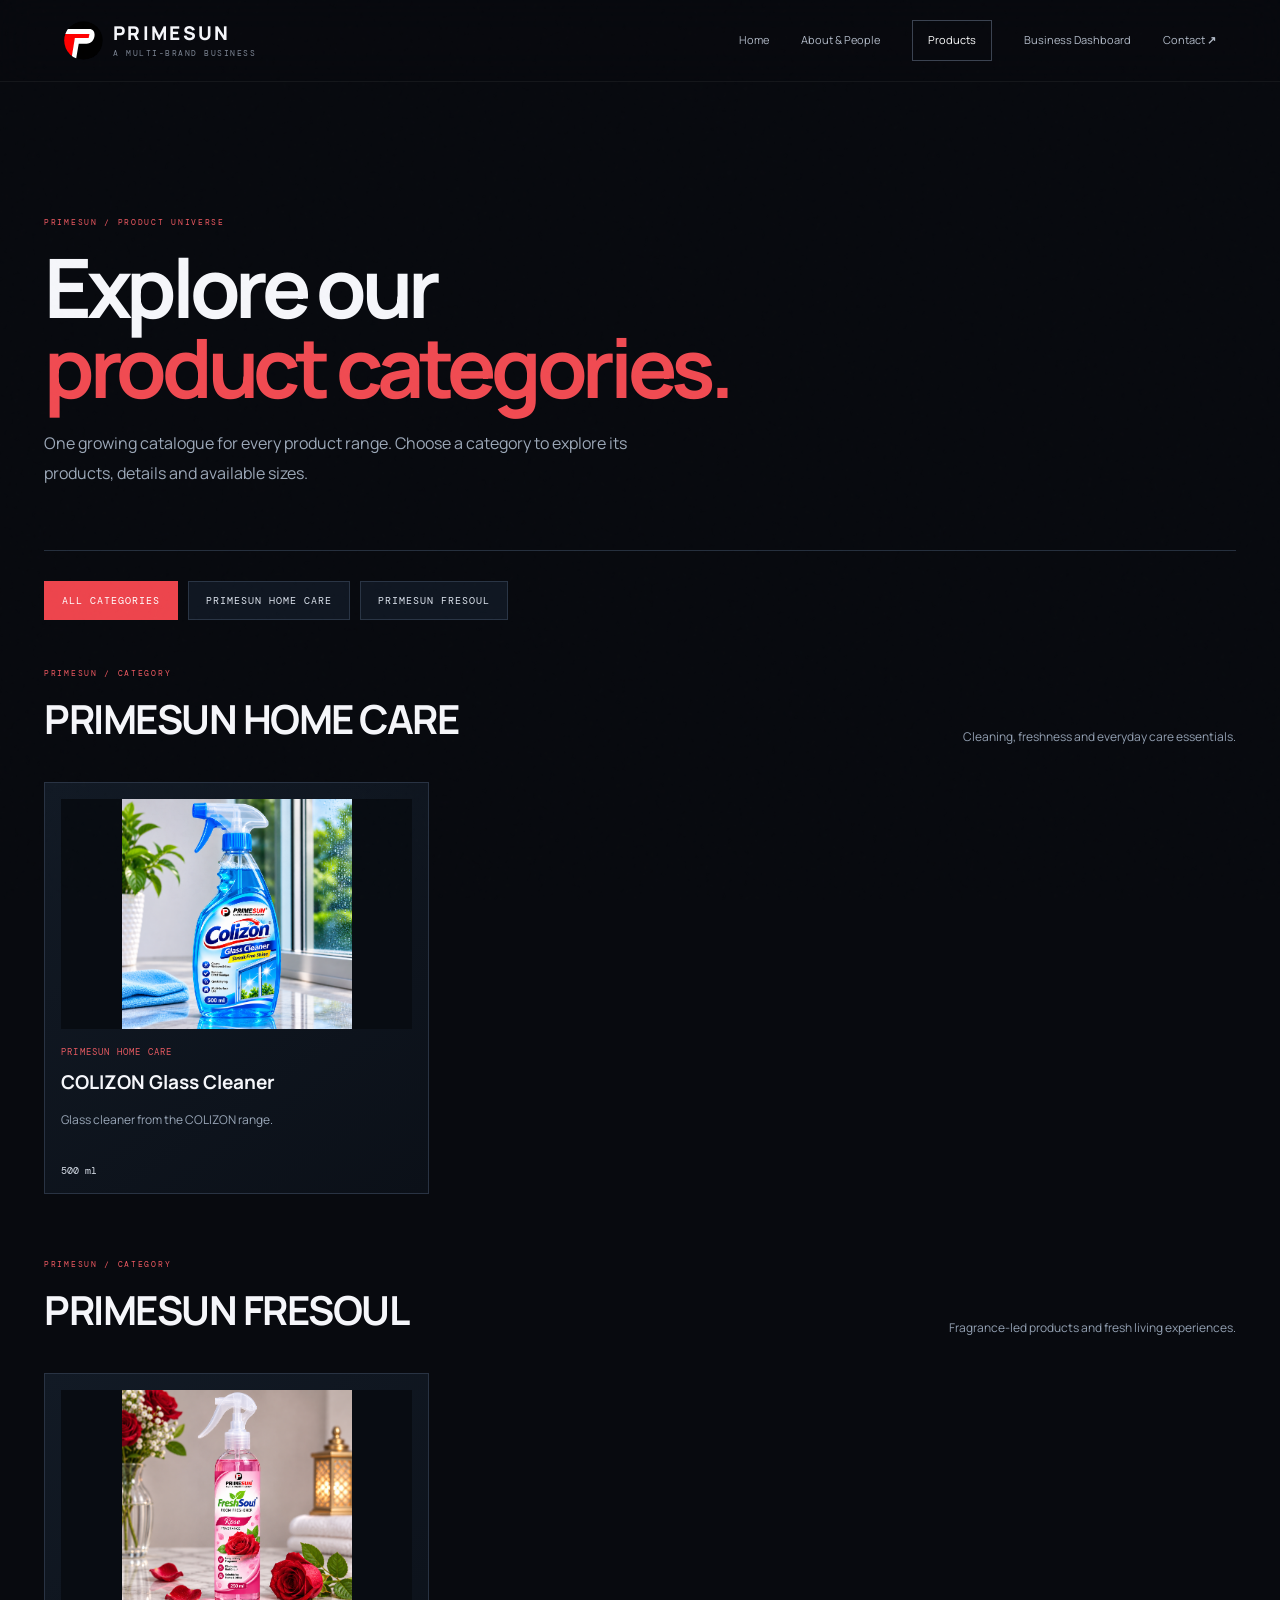
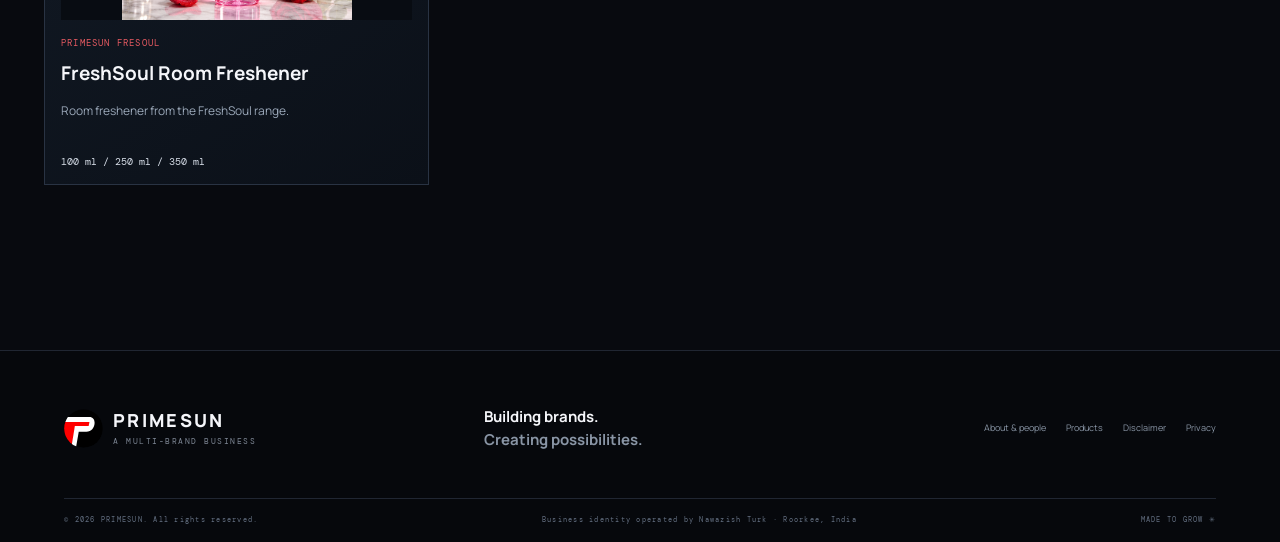
<file: products.html>
<!doctype html>
<html lang="en"><head><meta charset="utf-8"><meta name="viewport" content="width=device-width,initial-scale=1">
<meta name="theme-color" content="#080a0f"><title>Products & Categories | PRIMESUN</title>
<meta name="description" content="Explore PRIMESUN products by category. Discover home-care, fragrance and future product ranges.">
<link rel="icon" href="assets/logo.svg" type="image/svg+xml"><link rel="stylesheet" href="styles.css">
<style>
.catalog-wrap{max-width:1240px;margin:auto;padding:70px 24px 100px}.catalog-hero{padding:65px 0 45px;border-bottom:1px solid #26303e}.catalog-hero h1{font-size:clamp(42px,7vw,82px);line-height:.98;letter-spacing:-.065em;margin:20px 0}.catalog-hero h1 span{color:#f04b52}.catalog-hero p{max-width:600px;color:#9ca8b8;line-height:1.9}.catalog-cats{display:flex;flex-wrap:wrap;gap:10px;margin:30px 0 38px}.catalog-filter{background:#101722;border:1px solid #2a3545;color:#dce3ed;padding:12px 17px;font:10px 'DM Mono',monospace;letter-spacing:1px;cursor:pointer}.catalog-filter.active,.catalog-filter:hover{background:#ed454d;border-color:#ed454d;color:#fff}.catalog-section{margin:48px 0 65px;scroll-margin-top:100px}.catalog-section-head{display:flex;align-items:end;justify-content:space-between;gap:20px;margin-bottom:22px}.catalog-section-head h2{font-size:clamp(25px,4vw,40px);letter-spacing:-1.5px;margin:8px 0}.catalog-section-head p{color:#93a0b2;font-size:12px;max-width:430px;line-height:1.7}.product-grid{display:grid;grid-template-columns:repeat(3,minmax(0,1fr));gap:18px}.product-card{border:1px solid #293343;background:linear-gradient(145deg,#121a25,#0b1018);padding:16px;min-width:0}.product-image{height:230px;background:#080c12;display:flex;align-items:center;justify-content:center;overflow:hidden;margin-bottom:17px}.product-image img{width:100%;height:100%;object-fit:contain}.product-placeholder{font-size:60px;color:#e94b54}.product-meta{font:9px 'DM Mono',monospace;color:#e65a61;letter-spacing:1.2px}.product-card h3{font-size:19px;margin:9px 0 5px}.product-card p{font-size:12px;color:#9aa7b8;line-height:1.7;min-height:42px}.product-card .product-size{font:10px 'DM Mono',monospace;color:#d7dee8;margin-top:12px}.catalog-empty{padding:30px;border:1px dashed #344052;color:#9ca8b8;text-align:center;grid-column:1/-1}.product-detail{position:fixed;inset:0;background:#000c;z-index:50;display:none;align-items:center;justify-content:center;padding:20px}.product-detail.open{display:flex}.product-detail-box{max-width:650px;width:100%;background:#111923;border:1px solid #3a4657;padding:28px;position:relative}.product-detail-box h2{font-size:30px;margin:10px 0}.product-detail-box p{color:#a8b3c2;line-height:1.8}.detail-close{position:absolute;right:16px;top:12px;background:none;border:0;color:white;font-size:26px;cursor:pointer}
@media(max-width:800px){.product-grid{grid-template-columns:repeat(2,minmax(0,1fr))}.catalog-section-head{display:block}}
@media(max-width:540px){.product-grid{grid-template-columns:1fr}.product-image{height:250px}.catalog-wrap{padding-left:18px;padding-right:18px}}
</style></head><body><div class="page-noise"></div>
<header class="header"><a class="wordmark" href="index.html"><img src="assets/logo.svg" alt=""><span class="wordmark-text">PRIMESUN<small>A MULTI-BRAND BUSINESS</small></span></a>
<button class="menu-button" aria-label="Toggle navigation" aria-expanded="false"><span></span><span></span></button>
<nav class="nav"><a href="index.html">Home</a><a href="about.html">About & People</a><a href="products.html" class="nav-contact">Products</a><a href="index.html#journey">Business Dashboard</a><a href="index.html#contact">Contact <b>↗</b></a></nav></header>
<main class="catalog-wrap"><section class="catalog-hero"><div class="micro-label">PRIMESUN / PRODUCT UNIVERSE</div><h1>Explore our<br><span>product categories.</span></h1><p>One growing catalogue for every product range. Choose a category to explore its products, details and available sizes.</p></section>
<div class="catalog-cats" id="categoryFilters"></div><div id="catalogContent"></div></main>
<div class="product-detail" id="productDetail" role="dialog" aria-modal="true" aria-label="Product details"><div class="product-detail-box"><button class="detail-close" id="detailClose" aria-label="Close">×</button><div class="product-meta" id="detailCategory"></div><h2 id="detailName"></h2><p id="detailDescription"></p><div class="product-size" id="detailSizes"></div></div></div>
<footer class="footer"><div class="footer-top"><a class="wordmark footer-wordmark" href="index.html"><img src="assets/logo.svg" alt=""><span class="wordmark-text">PRIMESUN<small>A MULTI-BRAND BUSINESS</small></span></a><p>Building brands.<br><span>Creating possibilities.</span></p><div class="footer-nav"><a href="about.html">About & people</a><a href="products.html">Products</a><a href="disclaimer.html">Disclaimer</a><a href="privacy.html">Privacy</a></div></div><div class="footer-bottom"><span>© 2026 PRIMESUN. All rights reserved.</span><span>Business identity operated by Nawazish Turk · Roorkee, India</span><span>MADE TO GROW ✳</span></div></footer>
<script src="script.js"></script></body></html>
</file>
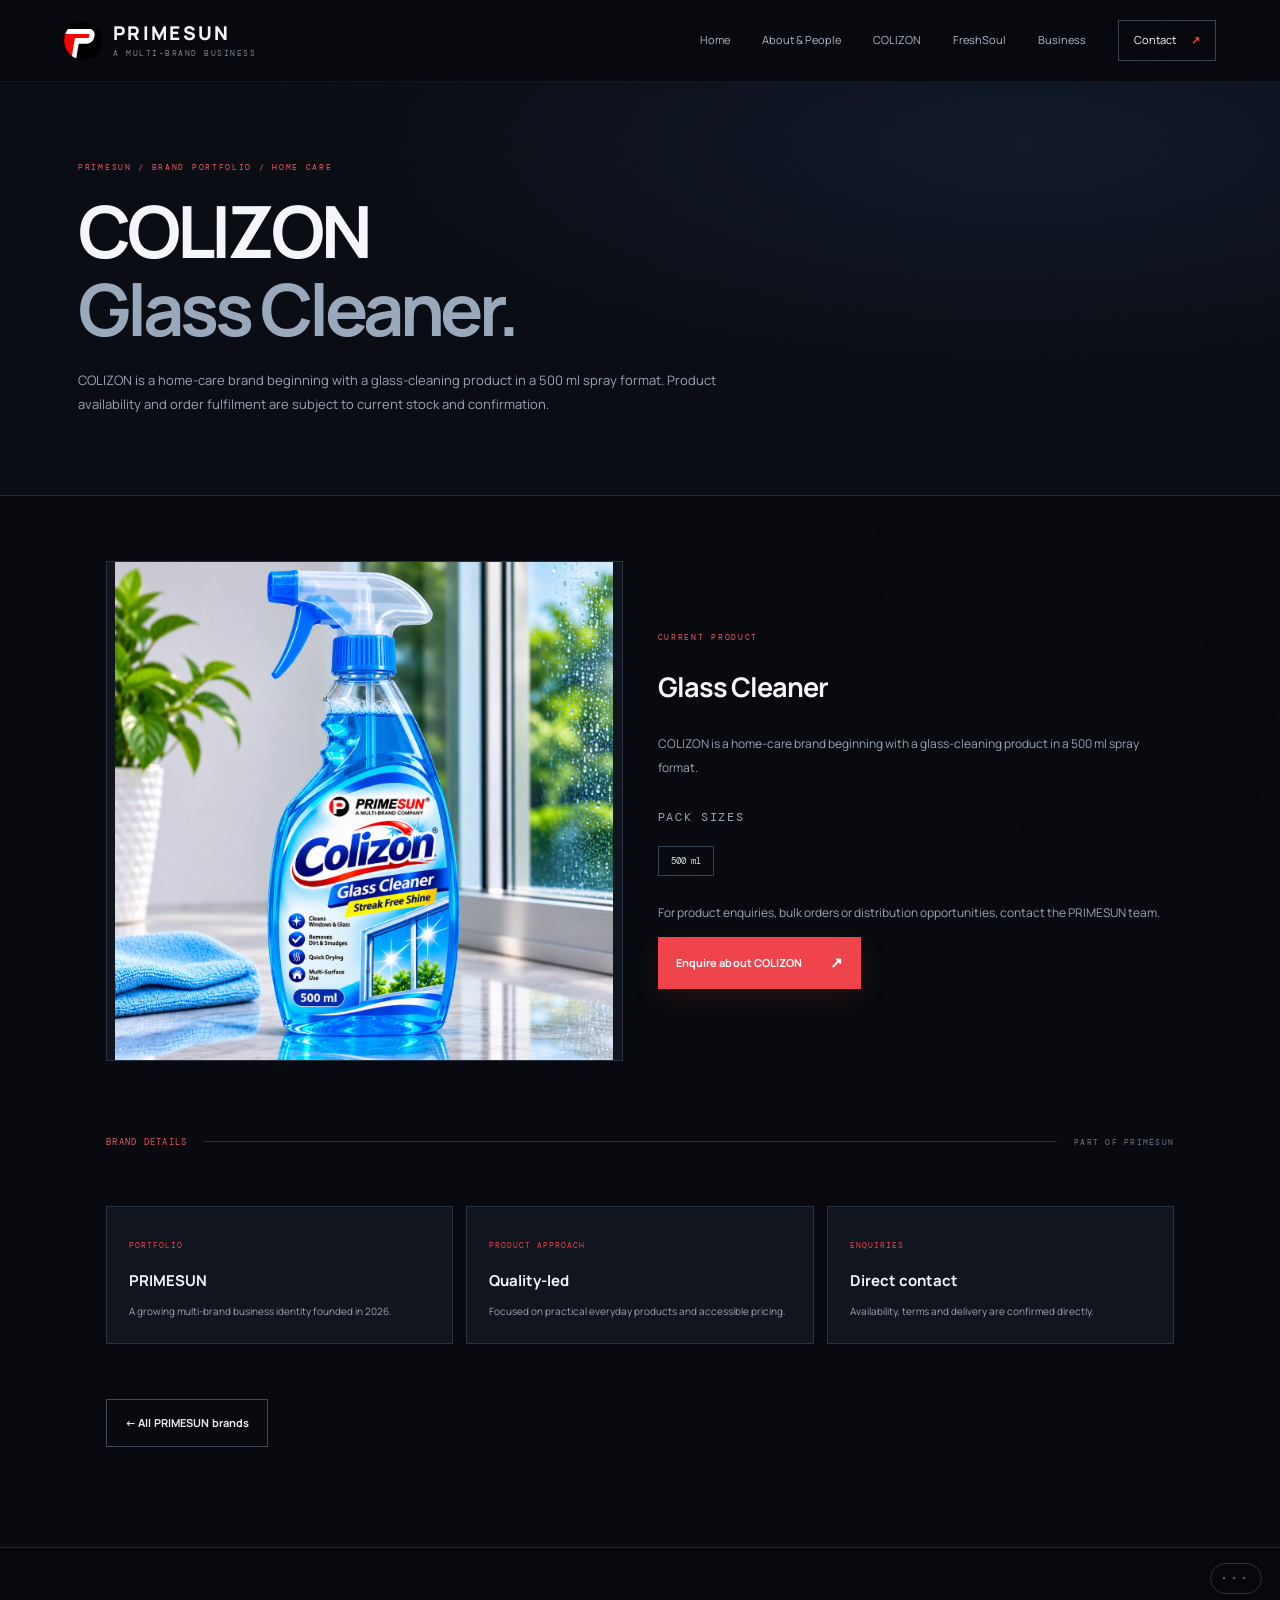
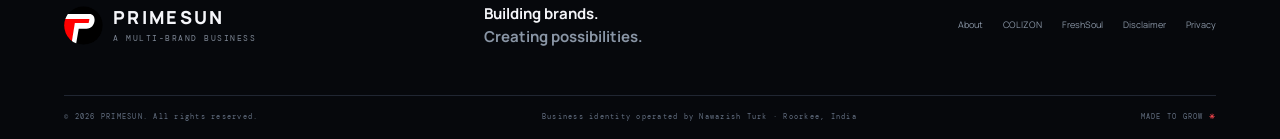
<file: brands/colizon.html>
<!doctype html><html lang="en"><head><meta charset="utf-8"><meta name="viewport" content="width=device-width,initial-scale=1"><meta name="theme-color" content="#080a0f"><title>COLIZON | PRIMESUN</title><meta name="description" content="COLIZON is a home-care brand beginning with a glass-cleaning product in a 500 ml spray format."><link rel="stylesheet" href="../styles.css"></head><body><div class="page-noise"></div><header class="header"><a class="wordmark" href="../index.html"><img src="../assets/logo.svg" alt=""><span class="wordmark-text">PRIMESUN<small>A MULTI-BRAND BUSINESS</small></span></a><button class="menu-button" aria-label="Toggle navigation" aria-expanded="false"><span></span><span></span></button><nav class="nav"><a href="../index.html">Home</a><a href="../about.html">About & People</a><a href="colizon.html">COLIZON</a><a href="freshsoul.html">FreshSoul</a><a href="../index.html#journey">Business</a><a href="../index.html#contact" class="nav-contact">Contact <b>↗</b></a></nav></header><main><div class="subpage-hero"><div class="micro-label">PRIMESUN / BRAND PORTFOLIO / HOME CARE</div><h1>COLIZON<br><span>Glass Cleaner.</span></h1><p>COLIZON is a home-care brand beginning with a glass-cleaning product in a 500 ml spray format. Product availability and order fulfilment are subject to current stock and confirmation.</p></div><section class="subpage-content"><div class="subpage-product"><img src="../assets/colizon-glass-cleaner-500ml.png" alt="COLIZON Glass Cleaner product image"><div><div class="micro-label">CURRENT PRODUCT</div><h2>Glass Cleaner</h2><p>COLIZON is a home-care brand beginning with a glass-cleaning product in a 500 ml spray format.</p><p class="micro-label" style="margin-top:25px">PACK SIZES</p><span class="size-chip">500 ml</span><p style="margin-top:25px">For product enquiries, bulk orders or distribution opportunities, contact the PRIMESUN team.</p><a class="btn btn-red" href="mailto:officialprimesun@gmail.com?subject=COLIZON%20Product%20Enquiry">Enquire about COLIZON <span>↗</span></a></div></div><div class="section-top" style="margin-top:75px"><span class="section-index">BRAND DETAILS</span><span class="section-line"></span><span class="section-aside">PART OF PRIMESUN</span></div><div class="subpage-grid"><article class="subpage-card"><small>PORTFOLIO</small><h3>PRIMESUN</h3><p>A growing multi-brand business identity founded in 2026.</p></article><article class="subpage-card"><small>PRODUCT APPROACH</small><h3>Quality-led</h3><p>Focused on practical everyday products and accessible pricing.</p></article><article class="subpage-card"><small>ENQUIRIES</small><h3>Direct contact</h3><p>Availability, terms and delivery are confirmed directly.</p></article></div><a class="btn btn-outline" href="../index.html#brands">← All PRIMESUN brands</a></section></main><footer class="footer"><div class="footer-top"><a class="wordmark footer-wordmark" href="../index.html"><img src="../assets/logo.svg" alt=""><span class="wordmark-text">PRIMESUN<small>A MULTI-BRAND BUSINESS</small></span></a><p>Building brands.<br><span>Creating possibilities.</span></p><div class="footer-nav"><a href="../index.html#about">About</a><a href="colizon.html">COLIZON</a><a href="freshsoul.html">FreshSoul</a><a href="../disclaimer.html">Disclaimer</a><a href="../privacy.html">Privacy</a></div></div><div class="footer-bottom"><span>© 2026 PRIMESUN. All rights reserved.</span><span>Business identity operated by Nawazish Turk · Roorkee, India</span><span>MADE TO GROW <b>✳</b></span></div><a class="admin-access" href="../admin.html" aria-label="Open local business data editor" title="Management access">•••</a></footer><script src="../script.js"></script></body></html>
</file>
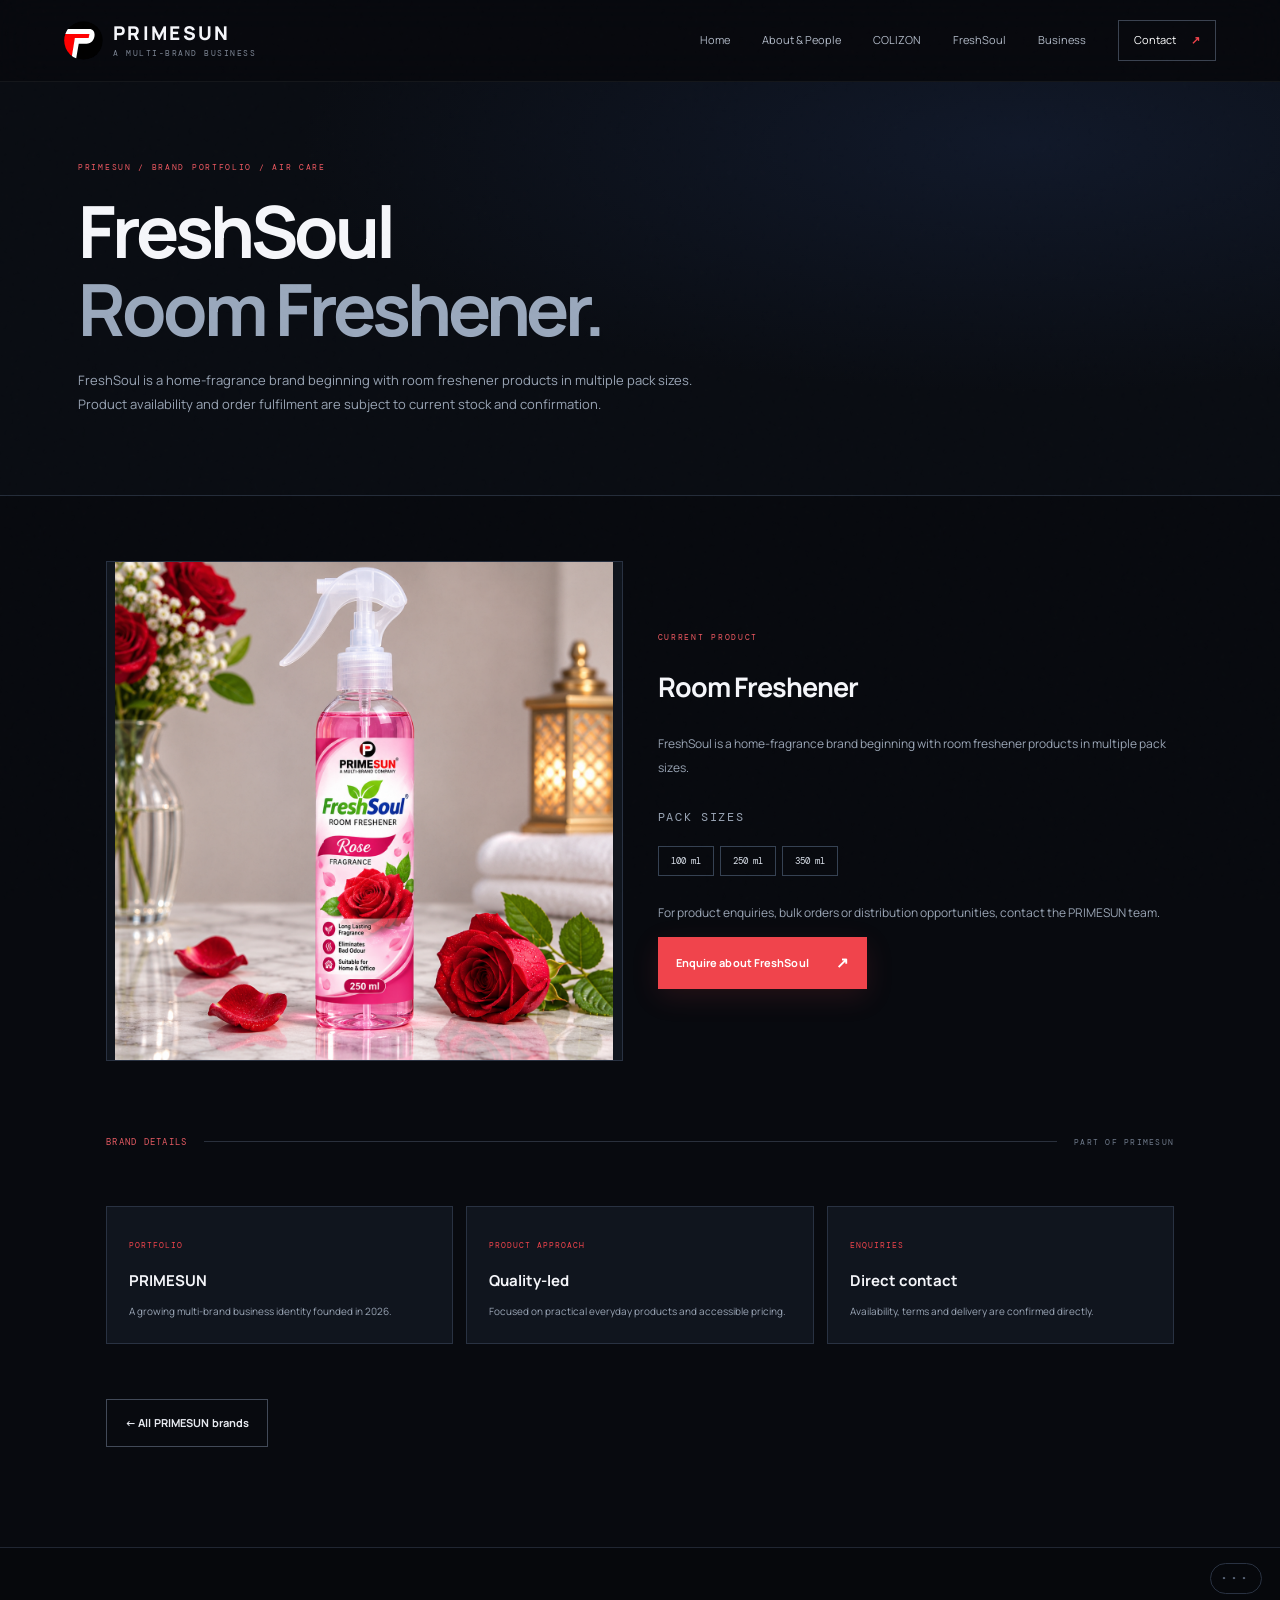
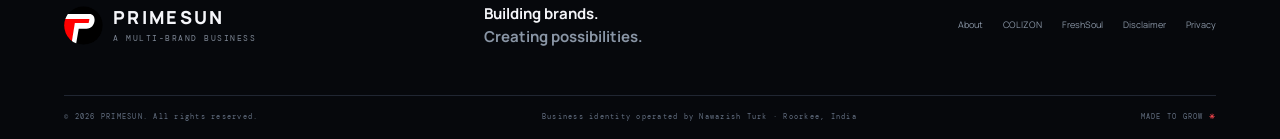
<file: brands/freshsoul.html>
<!doctype html><html lang="en"><head><meta charset="utf-8"><meta name="viewport" content="width=device-width,initial-scale=1"><meta name="theme-color" content="#080a0f"><title>FreshSoul | PRIMESUN</title><meta name="description" content="FreshSoul is a home-fragrance brand beginning with room freshener products in multiple pack sizes."><link rel="stylesheet" href="../styles.css"></head><body><div class="page-noise"></div><header class="header"><a class="wordmark" href="../index.html"><img src="../assets/logo.svg" alt=""><span class="wordmark-text">PRIMESUN<small>A MULTI-BRAND BUSINESS</small></span></a><button class="menu-button" aria-label="Toggle navigation" aria-expanded="false"><span></span><span></span></button><nav class="nav"><a href="../index.html">Home</a><a href="../about.html">About & People</a><a href="colizon.html">COLIZON</a><a href="freshsoul.html">FreshSoul</a><a href="../index.html#journey">Business</a><a href="../index.html#contact" class="nav-contact">Contact <b>↗</b></a></nav></header><main><div class="subpage-hero"><div class="micro-label">PRIMESUN / BRAND PORTFOLIO / AIR CARE</div><h1>FreshSoul<br><span>Room Freshener.</span></h1><p>FreshSoul is a home-fragrance brand beginning with room freshener products in multiple pack sizes. Product availability and order fulfilment are subject to current stock and confirmation.</p></div><section class="subpage-content"><div class="subpage-product"><img src="../assets/freshsoul-rose-250ml.png" alt="FreshSoul Room Freshener product image"><div><div class="micro-label">CURRENT PRODUCT</div><h2>Room Freshener</h2><p>FreshSoul is a home-fragrance brand beginning with room freshener products in multiple pack sizes.</p><p class="micro-label" style="margin-top:25px">PACK SIZES</p><span class="size-chip">100 ml</span><span class="size-chip">250 ml</span><span class="size-chip">350 ml</span><p style="margin-top:25px">For product enquiries, bulk orders or distribution opportunities, contact the PRIMESUN team.</p><a class="btn btn-red" href="mailto:officialprimesun@gmail.com?subject=FreshSoul%20Product%20Enquiry">Enquire about FreshSoul <span>↗</span></a></div></div><div class="section-top" style="margin-top:75px"><span class="section-index">BRAND DETAILS</span><span class="section-line"></span><span class="section-aside">PART OF PRIMESUN</span></div><div class="subpage-grid"><article class="subpage-card"><small>PORTFOLIO</small><h3>PRIMESUN</h3><p>A growing multi-brand business identity founded in 2026.</p></article><article class="subpage-card"><small>PRODUCT APPROACH</small><h3>Quality-led</h3><p>Focused on practical everyday products and accessible pricing.</p></article><article class="subpage-card"><small>ENQUIRIES</small><h3>Direct contact</h3><p>Availability, terms and delivery are confirmed directly.</p></article></div><a class="btn btn-outline" href="../index.html#brands">← All PRIMESUN brands</a></section></main><footer class="footer"><div class="footer-top"><a class="wordmark footer-wordmark" href="../index.html"><img src="../assets/logo.svg" alt=""><span class="wordmark-text">PRIMESUN<small>A MULTI-BRAND BUSINESS</small></span></a><p>Building brands.<br><span>Creating possibilities.</span></p><div class="footer-nav"><a href="../index.html#about">About</a><a href="colizon.html">COLIZON</a><a href="freshsoul.html">FreshSoul</a><a href="../disclaimer.html">Disclaimer</a><a href="../privacy.html">Privacy</a></div></div><div class="footer-bottom"><span>© 2026 PRIMESUN. All rights reserved.</span><span>Business identity operated by Nawazish Turk · Roorkee, India</span><span>MADE TO GROW <b>✳</b></span></div><a class="admin-access" href="../admin.html" aria-label="Open local business data editor" title="Management access">•••</a></footer><script src="../script.js"></script></body></html>
</file>
<file: styles.css>
@import url('https://fonts.googleapis.com/css2?family=DM+Mono:wght@400;500&family=Manrope:wght@400;500;600;700;800&display=swap');
:root{--bg:#080a0f;--panel:#0d1017;--panel2:#111620;--line:#252b37;--white:#f5f6fa;--muted:#929baa;--red:#f0444c;--blue:#4c78ff;--max:1180px}
*{box-sizing:border-box}html{scroll-behavior:smooth;scroll-padding-top:90px}body{margin:0;background:var(--bg);color:var(--white);font-family:Manrope,Arial,sans-serif;line-height:1.65;overflow-x:hidden}a{color:inherit;text-decoration:none}button{font:inherit}.page-noise{position:fixed;inset:0;pointer-events:none;z-index:80;opacity:.025;background-image:url("data:image/svg+xml,%3Csvg viewBox='0 0 180 180' xmlns='http://www.w3.org/2000/svg'%3E%3Cfilter id='n'%3E%3CfeTurbulence type='fractalNoise' baseFrequency='.9' numOctaves='3' stitchTiles='stitch'/%3E%3C/filter%3E%3Crect width='100%25' height='100%25' filter='url(%23n)' opacity='.4'/%3E%3C/svg%3E")}
.header{height:82px;padding:0 max(calc((100vw - 1240px)/2),5vw);display:flex;align-items:center;justify-content:space-between;background:rgba(8,10,15,.88);backdrop-filter:blur(18px);border-bottom:1px solid #ffffff0e;position:sticky;top:0;z-index:70}.wordmark{display:flex;align-items:center;gap:10px}.wordmark img{width:39px;height:39px;object-fit:contain}.wordmark-text{font-size:19px;font-weight:800;letter-spacing:2.3px;line-height:1.1}.wordmark-text small{display:block;font:8px 'DM Mono',monospace;letter-spacing:1.5px;color:#7e8795;margin-top:5px}.nav{display:flex;align-items:center;gap:32px;font-size:11px;color:#b2bac7}.nav>a{transition:color .2s}.nav>a:hover{color:white}.nav-contact{border:1px solid #3b4351;padding:10px 15px;color:white}.nav-contact b{color:var(--red);margin-left:13px}.menu-button{display:none;background:none;border:0}
.hero{min-height:680px;padding:90px max(calc((100vw - 1160px)/2),7vw) 70px;position:relative;display:grid;grid-template-columns:1fr 1fr;align-items:center;overflow:hidden}.hero-grid{position:absolute;inset:0;background-image:linear-gradient(#ffffff08 1px,transparent 1px),linear-gradient(90deg,#ffffff08 1px,transparent 1px);background-size:74px 74px;mask-image:linear-gradient(90deg,black,transparent 95%);opacity:.4}.hero-glow{position:absolute;border-radius:50%;filter:blur(100px);pointer-events:none}.hero-glow-red{width:340px;height:340px;background:#a313252b;right:14%;top:20%}.hero-glow-blue{width:300px;height:300px;background:#1b3d8b2b;right:0;bottom:0}.hero-content{position:relative;z-index:2;padding-bottom:25px}.eyebrow,.micro-label,.section-index,.section-aside,.tile-category,.tile-number,.cube-index,.cube-face small,.cube-caption,.floating-label,.stats-main-top,.big-stat>span,.stock-meter,.stats-date,.mini-stat small,.mini-stat em,.future-list small,.locations span,.contact-links small,.footer-bottom,.brands-foot,.admin-access{font:9px 'DM Mono',monospace;letter-spacing:1.25px}.eyebrow{color:#9aa4b3}.eyebrow-line{display:inline-block;width:27px;height:1px;background:var(--red);vertical-align:middle;margin-right:10px}.eyebrow-dot{color:var(--red);padding:0 8px}.hero h1{font-size:clamp(48px,5.7vw,77px);line-height:1.05;letter-spacing:-5px;margin:28px 0 22px;font-weight:800}.gradient-word{background:linear-gradient(100deg,#fff 0%,#d5dce9 35%,#f0525a 90%);background-clip:text;color:transparent}.hero-description{max-width:485px;color:#a4adbb;font-size:14px;line-height:1.95}.hero-buttons{display:flex;gap:13px;margin-top:32px}.btn{display:inline-flex;align-items:center;gap:27px;padding:14px 18px;font-size:11px;font-weight:700;letter-spacing:.1px;transition:.25s}.btn-red{background:var(--red);color:white;box-shadow:0 8px 28px #f0444c20}.btn-red:hover{background:#ff5b62;transform:translateY(-3px);box-shadow:0 12px 35px #f0444c35}.btn-outline{border:1px solid #424a58;color:#e7eaf0}.btn-outline:hover{border-color:#929baa;background:#ffffff08}.btn span{font-size:15px}.hero-bottom-note{margin-top:58px;font:9px 'DM Mono',monospace;letter-spacing:.7px;color:#788392}.hero-bottom-note i{display:inline-block;height:3px;width:3px;background:#626c7c;border-radius:50%;margin:0 10px 2px}.live-dot,.tile-category i,.stats-status i{display:inline-block;width:6px;height:6px;background:#48c58b;border-radius:50%;margin-right:8px;box-shadow:0 0 12px #48c58b80}
.cube-stage{height:470px;position:relative;display:grid;place-items:center;perspective:1000px;z-index:2}.cube{position:relative;width:245px;height:245px;transform-style:preserve-3d;animation:cube-spin 22s infinite linear}.cube-face{position:absolute;inset:0;border:1px solid #65708a55;background:linear-gradient(145deg,#202837,#0d111a 78%);display:flex;align-items:center;justify-content:center;flex-direction:column;backface-visibility:hidden;box-shadow:inset 0 0 45px #6b8ce01a,0 0 30px #0007}.cube-face:after{content:"";position:absolute;inset:10px;border:1px solid #ffffff13}.cube-face img{object-fit:contain;width:120px;height:105px;margin:9px 0}.face-front img{width:83px;height:83px}.face-back img{width:150px}.cube-face strong{font-size:18px;letter-spacing:2px}.cube-face small{font-size:7px;color:#a4adbb;margin-top:6px}.cube-index{position:absolute;top:17px;left:17px;color:#aeb8c8;font-size:7px}.face-front{transform:translateZ(122.5px)}.face-right{transform:rotateY(90deg) translateZ(122.5px)}.face-back{transform:rotateY(180deg) translateZ(122.5px)}.face-left{transform:rotateY(-90deg) translateZ(122.5px)}.cube-next-icon{font-size:83px;color:var(--red);line-height:1;margin:17px 0}.cube-orbit{position:absolute;border:1px solid #7b8eae33;border-radius:50%;transform:rotateX(68deg) rotateZ(-22deg)}.orbit-one{width:420px;height:270px}.orbit-two{width:330px;height:430px;transform:rotateY(68deg) rotateZ(25deg);border-color:#f0444c38}.cube-caption{position:absolute;bottom:30px;display:flex;align-items:center;gap:9px;color:#909aaa;font-size:8px}.cube-caption-dot{width:5px;height:5px;background:var(--red);border-radius:50%}.caption-rule{width:40px;height:1px;background:#434b58;margin-left:10px}.floating-label{position:absolute;border:1px solid #303846;background:#111722e8;padding:10px 13px;color:#aab4c3;font-size:8px;box-shadow:0 8px 28px #0006}.floating-label b{color:var(--red);font-size:12px;margin-left:7px}.label-a{top:55px;right:0}.label-b{bottom:80px;left:0}.label-b b{font-size:16px;color:white;margin-right:7px}@keyframes cube-spin{0%{transform:rotateX(-8deg) rotateY(0)}100%{transform:rotateX(-8deg) rotateY(360deg)}}.scroll-cue{position:absolute;bottom:25px;left:max(calc((100vw - 1160px)/2),7vw);font:8px 'DM Mono',monospace;letter-spacing:1.5px;color:#778291;display:flex;align-items:center;gap:11px}.scroll-cue span{height:30px;width:1px;background:linear-gradient(var(--red),transparent)}
.ticker{overflow:hidden;border-top:1px solid #ffffff12;border-bottom:1px solid #ffffff12;background:#0c0f15;padding:15px 0}.ticker-track{display:flex;align-items:center;justify-content:space-around;gap:35px;min-width:900px;animation:ticker-scroll 35s linear infinite;white-space:nowrap}.ticker-track span{font:9px 'DM Mono',monospace;letter-spacing:2px;color:#b1bac8}.ticker-track b{color:var(--red);font-size:13px}@keyframes ticker-scroll{to{transform:translateX(-25%)}}
.section{max-width:var(--max);margin:auto;padding:105px 28px}.section-top{display:flex;align-items:center;gap:17px;margin-bottom:58px}.section-index{color:#e35a62}.section-line{height:1px;background:#2a303c;flex:1}.section-aside{color:#6f7a8a;font-size:8px}.micro-label{color:#f05a62;font-size:8px;letter-spacing:1.7px}.about-layout{display:grid;grid-template-columns:1.05fr .95fr;gap:90px}.about-title{position:relative}.about-title h2,.brands-heading h2,.snapshot-heading h2,.future-layout h2,.contact-layout h2{font-size:clamp(36px,4.3vw,55px);line-height:1.16;letter-spacing:-3px;margin:15px 0 0}.about-title h2 span,.brands-heading h2 span,.snapshot-heading h2 span,.future-layout h2 span,.contact-layout h2 span{color:#929eaf}.outline-number{position:absolute;right:20px;bottom:-75px;font-size:160px;font-weight:800;color:transparent;-webkit-text-stroke:1px #ffffff12;line-height:1}.outline-number span{color:var(--red);-webkit-text-stroke:0}.about-copy{padding-top:25px}.about-copy p{font-size:12px;color:#939eae;line-height:2;margin:0 0 18px}.about-copy .lead{font-size:17px;line-height:1.7;color:#e8ebf1;font-weight:600}.under-link{display:inline-flex;gap:20px;align-items:center;margin-top:13px;padding-bottom:8px;border-bottom:1px solid #485160;font-size:11px;font-weight:700}.under-link span{color:var(--red)}.values-row{display:grid;grid-template-columns:repeat(4,1fr);gap:12px;margin-top:85px}.value-card{background:linear-gradient(145deg,#121722,#0b0e14);border:1px solid #222a37;padding:23px 20px;min-height:195px;position:relative;transition:.25s}.value-card:hover{border-color:#6a3540;transform:translateY(-4px)}.value-card>span{position:absolute;right:18px;top:15px;font:8px 'DM Mono';color:#6c7787}.value-icon{font-size:25px;color:var(--red);height:38px}.value-card h3{font-size:14px;margin:16px 0 7px}.value-card p{font-size:10px;line-height:1.8;color:#8792a1;margin:0}
.brands-section{max-width:none;background:radial-gradient(ellipse at 50% 50%,#111a2a 0%,#090c12 66%);padding-left:max(calc((100vw - 1124px)/2),28px);padding-right:max(calc((100vw - 1124px)/2),28px)}.brands-section>.section-top,.brands-heading,.brand-showcase,.brands-foot{max-width:1124px;margin-left:auto;margin-right:auto}.brands-heading,.snapshot-heading{display:grid;grid-template-columns:1fr .7fr;gap:60px;align-items:end;margin-bottom:40px}.brands-heading>p,.snapshot-heading>p{font-size:12px;line-height:1.9;color:#8e99a9;margin:0 0 6px}.brand-showcase{display:grid;grid-template-columns:1fr 1fr;gap:17px}.brand-tile{min-height:390px;padding:22px 25px 20px;border:1px solid #303a4b;display:flex;flex-direction:column;justify-content:space-between;position:relative;overflow:hidden;transition:.3s}.brand-tile:before{content:"";position:absolute;width:280px;height:280px;border-radius:50%;filter:blur(60px);opacity:.18;pointer-events:none}.colizon-tile{background:linear-gradient(145deg,#101d38,#0b101a 70%)}.colizon-tile:before{background:#245bff;right:-90px;top:30px}.fresh-tile{background:linear-gradient(145deg,#12241b,#0b1111 70%)}.fresh-tile:before{background:#20b66b;right:-70px;top:40px}.brand-tile:hover{transform:translateY(-6px);border-color:#75849c;box-shadow:0 20px 55px #0005}.tile-top,.tile-bottom{display:flex;align-items:center;justify-content:space-between;position:relative;z-index:1}.tile-category{color:#b8c3d3;font-size:8px}.tile-category i{background:#4e8aff}.fresh-tile .tile-category i{background:#53ce8b}.tile-number{color:#718094;font-size:8px}.tile-logo-wrap{height:235px;display:grid;place-items:center;position:relative;z-index:1}.tile-logo-wrap img{max-width:87%;max-height:200px;object-fit:contain;filter:drop-shadow(0 18px 25px #0007)}.fresh-tile .tile-logo-wrap img{max-width:94%}.tile-bottom{border-top:1px solid #ffffff1a;padding-top:16px}.tile-bottom h3{font-size:20px;letter-spacing:1px;margin:0}.tile-bottom p{font-size:10px;color:#a1adbd;margin:3px 0 0}.tile-bottom p b{color:var(--red);padding:0 4px}.round-arrow{width:37px;height:37px;border:1px solid #657187;border-radius:50%;display:grid;place-items:center;font-size:17px;transition:.2s}.brand-tile:hover .round-arrow{background:var(--red);border-color:var(--red)}.brands-foot{display:flex;justify-content:space-between;color:#718093;font:8px 'DM Mono';letter-spacing:1.3px;margin-top:20px}.brands-foot b{color:var(--red);margin-left:7px}
.snapshot-heading{grid-template-columns:1fr .8fr}.stats-dashboard{display:grid;grid-template-columns:1.1fr .9fr;border:1px solid #293140;background:linear-gradient(135deg,#111722,#0c1017);min-height:360px}.stats-main{padding:28px 32px;border-right:1px solid #293140;display:flex;flex-direction:column}.stats-main-top{display:flex;justify-content:space-between;color:#8995a6;font-size:8px}.stats-status{color:#60c797}.big-stat{display:flex;align-items:center;gap:20px;margin:auto 0}.big-stat strong{font-size:clamp(75px,10vw,125px);letter-spacing:-8px;line-height:1;color:white}.big-stat>span{color:#9ba7b8;line-height:1.7}.stock-meter{margin-top:25px;color:#8f9bab;font-size:8px}.stock-meter>div:first-child{display:flex;justify-content:space-between;margin-bottom:10px}.stock-meter b{color:#e8edf5;font-weight:500}.meter-track{height:4px;background:#252d3b}.meter-track i{display:block;height:100%;background:linear-gradient(90deg,var(--blue),var(--red))}.stats-date{color:#647184;font-size:7px;margin-top:25px}.stats-side{display:grid;grid-template-columns:1fr 1fr}.mini-stat{padding:25px 20px;border-bottom:1px solid #293140;border-right:1px solid #293140;display:grid;grid-template-columns:30px 1fr auto;align-items:center;gap:8px}.mini-stat:nth-child(2n){border-right:0}.mini-stat:nth-last-child(-n+2){border-bottom:0}.mini-icon{color:var(--red);font-size:18px}.mini-stat strong{display:block;font-size:31px;line-height:1.2;letter-spacing:-1px}.mini-stat small{display:block;font-size:7px;color:#8894a5;letter-spacing:.7px;margin-top:6px}.mini-stat em{font-style:normal;color:#4f5a6b;font-size:7px;align-self:start}.stats-disclaimer{font-size:9px;color:#667285;margin-top:13px}
.future-section{padding-bottom:110px}.future-layout{display:grid;grid-template-columns:.9fr 1.1fr;gap:85px}.future-intro{font-size:12px;color:#8e99a9;line-height:1.9;max-width:370px;margin-top:22px}.future-list{border-top:1px solid #2b3341}.future-list>div{display:grid;grid-template-columns:45px 1fr auto;align-items:center;gap:10px;padding:20px 4px;border-bottom:1px solid #2b3341;position:relative}.future-list>div>span{font:9px 'DM Mono';color:#758195}.future-list b{font-size:14px}.future-list i{font-style:normal;color:var(--red)}.future-list small{grid-column:2/4;color:#647184;font-size:7px}
.distribution-section{background:linear-gradient(105deg,#111722,#0c1017);border-top:1px solid #202735;border-bottom:1px solid #202735;padding:75px 28px}.distribution-inner{max-width:1124px;margin:auto;display:grid;grid-template-columns:1fr .7fr;gap:70px;align-items:center}.distribution-copy h2{font-size:55px;line-height:1.08;letter-spacing:-3px;margin:15px 0}.distribution-copy h2 span{color:var(--red)}.distribution-copy>p:not(.micro-label){font-size:12px;color:#96a1b1;line-height:1.9;max-width:460px}.locations{display:flex;gap:8px;flex-wrap:wrap;margin-top:25px}.locations span{border:1px solid #303a4a;padding:8px 10px;color:#aab4c2;font-size:7px}.partner-card{border:1px solid #384253;background:linear-gradient(145deg,#171e2a,#0c1017);padding:28px;box-shadow:0 20px 60px #0005}.partner-card-mark{font-size:27px;color:var(--red);margin-bottom:15px}.partner-card h3{font-size:25px;line-height:1.2;letter-spacing:-1px;margin:12px 0}.partner-card>p:not(.micro-label){font-size:10px;color:#98a3b2;line-height:1.9}.partner-card>p strong{color:white}.partner-card .btn{margin-top:12px}
.contact-section{padding-bottom:95px}.contact-layout{display:grid;grid-template-columns:1fr 1fr;gap:90px}.contact-layout h2{font-size:55px}.contact-intro{font-size:12px;color:#909bab;line-height:1.9;max-width:390px;margin-top:20px}.contact-links{align-self:center}.contact-links>a,.contact-links>div{display:grid;grid-template-columns:1fr auto;padding:17px 0;border-bottom:1px solid #2a303c;gap:3px}.contact-links small{grid-column:1/3;color:#738095;font-size:7px}.contact-links strong{font-size:13px;font-weight:600}.contact-links b{grid-column:2;grid-row:2;color:var(--red)}.footer{padding:40px max(calc((100vw - 1180px)/2),5vw) 18px;background:#06080c;border-top:1px solid #202632;position:relative}.footer-top{display:grid;grid-template-columns:1fr .8fr 1fr;align-items:center;gap:30px}.footer-wordmark .wordmark-text{font-size:18px}.footer-top>p{font-size:15px;line-height:1.5;font-weight:700}.footer-top>p span{color:#8995a5}.footer-nav{display:flex;justify-content:flex-end;flex-wrap:wrap;gap:12px 20px}.footer-nav a{font-size:9px;color:#8995a5}.footer-nav a:hover{color:white}.footer-bottom{border-top:1px solid #202632;margin-top:32px;padding-top:16px;display:flex;justify-content:space-between;gap:12px;flex-wrap:wrap;color:#647082;font-size:7px}.footer-bottom b{color:var(--red)}.admin-access{position:absolute;right:18px;top:15px;color:#596579;font-size:10px;letter-spacing:4px;padding:8px 10px;border:1px solid #293242;border-radius:20px}.admin-access:hover{color:#ffffff;border-color:#69778c}
.reveal{opacity:0;transform:translateY(18px);transition:opacity .8s ease,transform .8s ease}.reveal.visible{opacity:1;transform:translateY(0)}
/* Shared dark subpages */
.subpage-hero{padding:80px max(calc((100vw - 1124px)/2),28px) 65px;background:radial-gradient(ellipse at 80% 15%,#1c2b4c66,transparent 50%),#0a0d13;border-bottom:1px solid #252d3a}.subpage-hero h1{font-size:clamp(42px,6vw,72px);letter-spacing:-4px;line-height:1.08;margin:20px 0}.subpage-hero h1 span{color:#9aa8bc}.subpage-hero p{max-width:650px;color:#9aa5b5;font-size:13px;line-height:1.9}.subpage-content{max-width:1124px;margin:auto;padding:65px 28px 100px}.subpage-content h2{font-size:27px;letter-spacing:-1px}.subpage-content p{font-size:12px;color:#9aa5b5;line-height:2}.subpage-grid{display:grid;grid-template-columns:repeat(3,1fr);gap:13px;margin:25px 0 55px}.subpage-card{border:1px solid #293242;background:#10151e;padding:22px}.subpage-card small{font:8px 'DM Mono';letter-spacing:1px;color:var(--red)}.subpage-card h3{font-size:15px;margin:14px 0 7px}.subpage-card p{font-size:10px;margin:0}.member-grid{display:grid;grid-template-columns:repeat(2,1fr);gap:13px}.member-card{border:1px solid #293242;background:linear-gradient(145deg,#121925,#0b0f15);padding:23px}.member-card .role{font:8px 'DM Mono';letter-spacing:1.5px;color:var(--red)}.member-card h3{font-size:18px;margin:10px 0}.member-card p{font-size:10px;margin:0}.subpage-product{display:grid;grid-template-columns:1fr 1fr;gap:35px;align-items:center}.subpage-product img{width:100%;max-height:500px;object-fit:contain;background:#10151d;border:1px solid #293242}.size-chip{display:inline-block;border:1px solid #364253;padding:8px 12px;margin:5px 6px 0 0;font:9px 'DM Mono';color:#dbe1eb}.policy-box{border:1px solid #303a49;background:#10151d;padding:25px;margin:20px 0}.policy-box p{margin-bottom:0}
@media(max-width:900px){.hero{padding-left:5vw;padding-right:5vw;grid-template-columns:1fr 1fr}.hero h1{font-size:57px}.cube{transform:scale(.85)}.cube-stage{height:400px}.about-layout{gap:40px}.values-row{grid-template-columns:repeat(2,1fr)}.stats-dashboard{grid-template-columns:1fr}.stats-main{border-right:0;border-bottom:1px solid #293140}.stats-side{min-height:200px}.future-layout{gap:40px}.distribution-inner{gap:35px}}
@media(max-width:650px){.header{height:70px;padding:0 20px}.wordmark img{width:34px;height:34px}.wordmark-text{font-size:16px}.menu-button{display:flex;flex-direction:column;gap:6px;padding:10px}.menu-button span{display:block;width:23px;height:1px;background:white}.nav{display:none;position:absolute;top:69px;left:0;right:0;padding:20px;background:#0d1119;border-bottom:1px solid #303847;flex-direction:column;align-items:stretch;gap:18px}.nav.open{display:flex}.nav-contact{text-align:center}.hero{display:flex;flex-direction:column;align-items:stretch;padding:75px 23px 55px;min-height:auto}.hero h1{font-size:47px;letter-spacing:-3px}.hero-description{font-size:12px}.hero-buttons{flex-wrap:wrap}.hero-bottom-note{margin-top:35px;font-size:7px}.cube-stage{height:370px;margin-top:10px;overflow:hidden}.cube{width:205px;height:205px;transform:scale(.82);animation:cube-spin-mobile 22s infinite linear}.cube-face{inset:0}.face-front{transform:translateZ(102.5px)}.face-right{transform:rotateY(90deg) translateZ(102.5px)}.face-back{transform:rotateY(180deg) translateZ(102.5px)}.face-left{transform:rotateY(-90deg) translateZ(102.5px)}.cube-face img{width:100px;height:85px}.face-front img{width:70px;height:70px}.cube-face strong{font-size:15px}.cube-orbit.orbit-one{width:320px;height:220px}.cube-orbit.orbit-two{width:260px;height:340px}.label-a{right:0;top:32px}.label-b{left:0;bottom:55px}.cube-caption{bottom:13px}@keyframes cube-spin-mobile{0%{transform:scale(.82) rotateX(-8deg) rotateY(0)}100%{transform:scale(.82) rotateX(-8deg) rotateY(360deg)}}.scroll-cue{display:none}.ticker-track{justify-content:flex-start}.section{padding:72px 22px}.section-top{margin-bottom:38px;gap:10px}.section-aside{font-size:6px}.about-layout,.brands-heading,.snapshot-heading,.future-layout,.contact-layout{grid-template-columns:1fr;gap:25px}.about-title h2,.brands-heading h2,.snapshot-heading h2,.future-layout h2,.contact-layout h2{font-size:40px;letter-spacing:-2px}.outline-number{font-size:100px;bottom:-30px}.about-copy{padding-top:0}.about-copy .lead{font-size:15px}.values-row{grid-template-columns:1fr 1fr;gap:8px;margin-top:42px}.value-card{padding:17px 14px;min-height:180px}.value-card h3{font-size:12px}.value-card p{font-size:9px}.brands-section{padding-left:22px;padding-right:22px}.brands-heading{margin-bottom:25px}.brand-showcase{grid-template-columns:1fr}.brand-tile{min-height:320px;padding:18px}.tile-logo-wrap{height:200px}.tile-logo-wrap img{max-height:170px}.brands-foot{font-size:6px;gap:10px}.stats-main{padding:22px 18px}.big-stat strong{font-size:95px}.stats-side{grid-template-columns:1fr 1fr}.mini-stat{padding:17px 10px;grid-template-columns:20px 1fr auto;gap:5px}.mini-stat strong{font-size:25px}.mini-stat small{font-size:6px}.future-list>div{grid-template-columns:32px 1fr auto}.future-list b{font-size:12px}.distribution-section{padding:55px 22px}.distribution-inner{grid-template-columns:1fr;gap:25px}.distribution-copy h2{font-size:45px}.partner-card{padding:23px}.contact-layout{gap:20px}.contact-links strong{font-size:11px}.footer{padding:30px 22px 18px}.footer-top{grid-template-columns:1fr;gap:12px}.footer-top>p{margin:5px 0}.footer-nav{justify-content:flex-start}.footer-bottom{flex-direction:column;gap:8px}.subpage-hero{padding:60px 22px 45px}.subpage-hero h1{font-size:45px}.subpage-content{padding:45px 22px 70px}.subpage-grid,.member-grid{grid-template-columns:1fr}.subpage-product{grid-template-columns:1fr}.subpage-product img{max-height:370px}}
@media(prefers-reduced-motion:reduce){*,*:before,*:after{scroll-behavior:auto!important;animation-duration:.01ms!important;animation-iteration-count:1!important;transition-duration:.01ms!important}.reveal{opacity:1;transform:none}}

/* Category-first portfolio */
.category-preview-grid{display:grid;grid-template-columns:1fr 1fr;gap:20px;margin-top:32px}
.category-preview{position:relative;min-height:330px;padding:28px;border:1px solid #303b4c;overflow:hidden;text-decoration:none;color:#f5f7fb;background:radial-gradient(circle at 85% 18%,#273448 0,transparent 42%),linear-gradient(135deg,#141e2b,#090e15);transition:transform .35s,border-color .35s}
.category-preview:hover{transform:translateY(-5px);border-color:#e94b54}
.fresoul-preview{background:radial-gradient(circle at 85% 18%,#4a2837 0,transparent 42%),linear-gradient(135deg,#201722,#0b0e15)}
.category-kicker{font:9px 'DM Mono',monospace;letter-spacing:1.5px;color:#aab5c4}
.category-symbol{font-size:52px;color:#ef4b54;margin:35px 0 14px}
.category-preview h3{font-size:30px;line-height:1.05;letter-spacing:-1px;margin:0 0 12px}
.category-preview p{color:#a8b3c2;font-size:12px;max-width:300px;line-height:1.7}
.category-open{display:inline-block;margin-top:18px;font:9px 'DM Mono',monospace;letter-spacing:1.2px;color:#f16a70}
@media(max-width:650px){.category-preview-grid{grid-template-columns:1fr}.category-preview{min-height:285px}}
</file>
